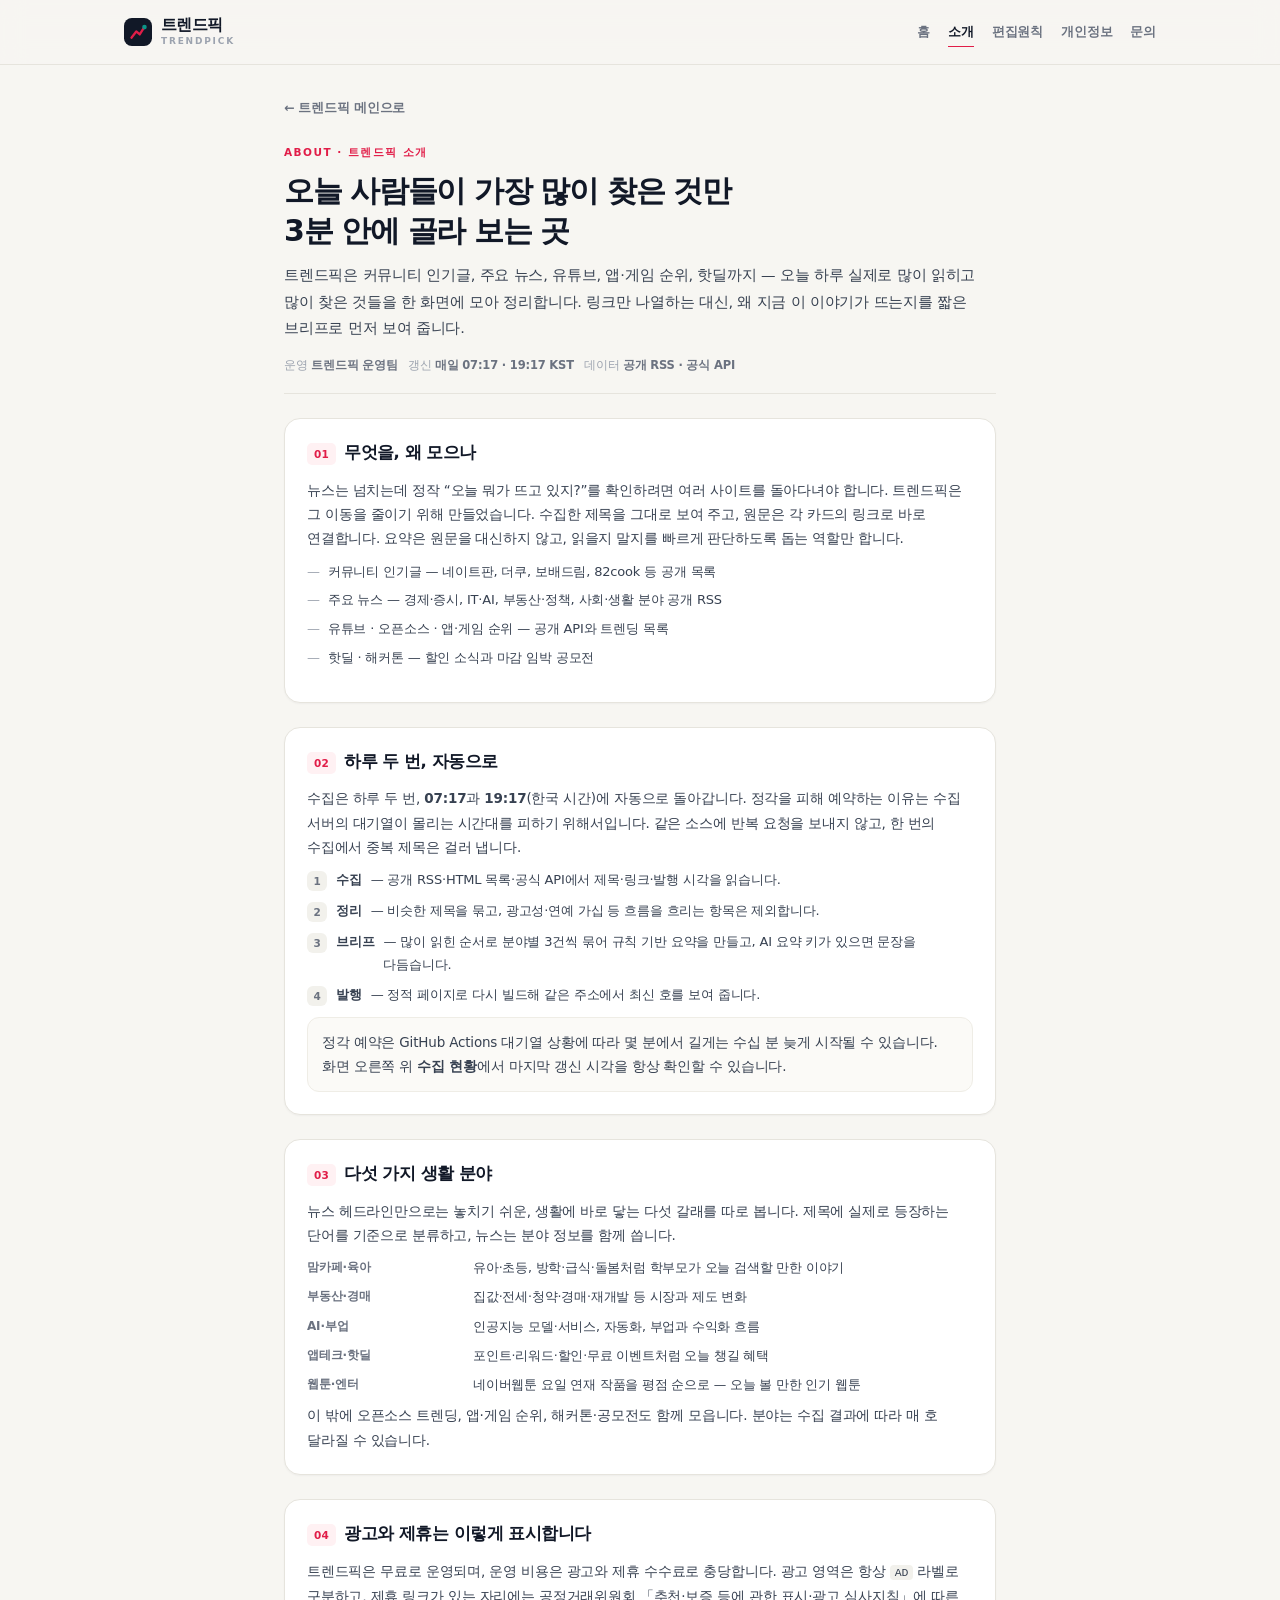
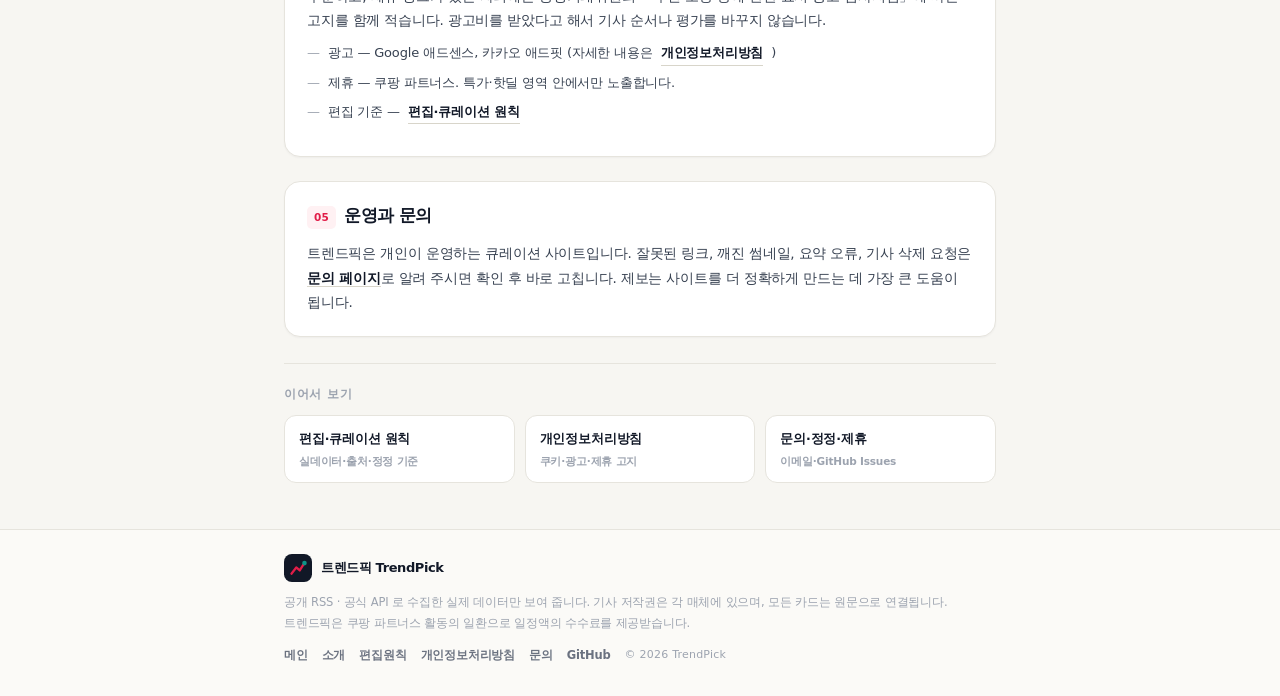
<file: about.html>
<!DOCTYPE html>
<html lang="ko">
<head>
<meta charset="utf-8">
<meta name="viewport" content="width=device-width, initial-scale=1, viewport-fit=cover">
<meta name="theme-color" content="#F7F6F2">
<title>소개 · 트렌드픽 TrendPick</title>
<meta name="description" content="트렌드픽이 무엇을 왜 모으는지, 하루 두 번(07:17 · 19:17 KST) 자동 수집 구조와 다섯 분야를 소개합니다.">
<meta name="robots" content="index,follow">
<link rel="canonical" href="https://econature7-lab.github.io/nori-traffic-scent/about.html">
<meta property="og:type" content="website">
<meta property="og:site_name" content="트렌드픽 TrendPick">
<meta property="og:title" content="소개 · 트렌드픽">
<meta property="og:description" content="트렌드픽이 무엇을 왜 모으는지, 하루 두 번(07:17 · 19:17 KST) 자동 수집 구조와 다섯 분야를 소개합니다.">
<meta property="og:url" content="https://econature7-lab.github.io/nori-traffic-scent/about.html">
<meta property="og:image" content="https://econature7-lab.github.io/nori-traffic-scent/og.png">
<meta property="og:locale" content="ko_KR">
<link rel="icon" href="data:image/svg+xml,%3Csvg xmlns='http://www.w3.org/2000/svg' viewBox='0 0 32 32'%3E%3Crect width='32' height='32' rx='8' fill='%23111827'/%3E%3Cpath d='M8.5 22.5 14 15.4l4 3.4 5.2-8.3' fill='none' stroke='%23E11D48' stroke-width='2.6' stroke-linecap='round' stroke-linejoin='round'/%3E%3Ccircle cx='23.4' cy='10.4' r='2.6' fill='%230D9488'/%3E%3C/svg%3E">
<link rel="sitemap" type="application/xml" title="sitemap" href="https://econature7-lab.github.io/nori-traffic-scent/sitemap.xml">
<style>
/* ==========================================================================
   트렌드픽 TrendPick · 정적 페이지 공용 스타일 (about / policy / privacy / contact)
   메인과 같은 웜 아이보리 캔버스 · 페이퍼 카드 · 코랄/틸 포인트
   외부 CDN · 웹폰트 0건 (시스템 폰트로만 렌더)
   ========================================================================== */
:root{
  --canvas:#F7F6F2; --surface:#FFFFFF; --surface-2:#FBFAF7; --surface-3:#F2F1EC;
  --line:#E6E4DD; --line-2:#EFEDE6;
  --ink:#111827; --ink-2:#374151; --ink-3:#6B7280; --ink-4:#9CA3AF;
  --coral:#E11D48; --coral-soft:#FFF1F3; --teal:#0D9488; --teal-soft:#ECFDF9;
  --night:#101418;
  --sans:-apple-system,BlinkMacSystemFont,'Pretendard Variable',Pretendard,'Apple SD Gothic Neo'
         ,'Noto Sans KR','Noto Sans CJK KR','Malgun Gothic',system-ui,sans-serif;
  --mono:ui-monospace,'SFMono-Regular',Menlo,Consolas,monospace;
}
*,*::before,*::after{box-sizing:border-box}
html{-webkit-text-size-adjust:100%;scroll-behavior:smooth}
body{
  margin:0;background:var(--canvas);color:var(--ink);
  font-family:var(--sans);font-size:15px;line-height:1.75;letter-spacing:-.012em;
  -webkit-font-smoothing:antialiased;word-break:keep-all;overflow-wrap:break-word;
}
a{color:inherit;text-decoration:none}
h1,h2,h3,p,ul,ol{margin:0}
ul,ol{padding:0;list-style:none}
:focus-visible{outline:2px solid var(--coral);outline-offset:2px;border-radius:6px}
.micro{font-size:11px;color:var(--ink-4);letter-spacing:.02em}

/* 상단 바 */
.pmast{position:sticky;top:0;z-index:20;background:rgba(247,246,242,.9);border-bottom:1px solid var(--line);
  backdrop-filter:saturate(150%) blur(12px);-webkit-backdrop-filter:saturate(150%) blur(12px)}
.pmast-in{max-width:1080px;margin:0 auto;padding:0 24px;height:64px;display:flex;align-items:center;gap:20px}
.pbrand{display:flex;align-items:center;gap:9px;flex:0 0 auto}
.pbrand svg{display:block}
.pbrand-txt{display:flex;flex-direction:column;line-height:1.05}
.pbrand-txt b{font-size:16px;font-weight:800;letter-spacing:-.045em}
.pbrand-txt i{font-style:normal;font-size:9px;font-weight:700;letter-spacing:.2em;color:var(--ink-4);margin-top:3px}
.pnav{display:flex;align-items:center;gap:18px;margin-left:auto;flex-wrap:wrap}
.pnav a{font-size:12.5px;font-weight:700;color:var(--ink-3);padding:4px 0;border-bottom:1.5px solid transparent;white-space:nowrap}
.pnav a:hover{color:var(--ink);border-bottom-color:var(--coral)}
.pnav a.on{color:var(--ink);border-bottom-color:var(--coral)}

/* 본문 */
.pwrap{max-width:760px;margin:0 auto;padding:26px 24px 8px}
.pback{display:inline-flex;align-items:center;gap:6px;font-size:12.5px;font-weight:700;color:var(--ink-3);
  padding:6px 0;margin-bottom:18px}
.pback:hover{color:var(--coral)}
.peye{font-size:10.5px;font-weight:800;letter-spacing:.14em;color:var(--coral);text-transform:uppercase;margin-bottom:10px}
.pwrap h1{font-size:30px;font-weight:800;line-height:1.32;letter-spacing:-.045em;margin-bottom:12px}
.plead{font-size:14.5px;color:var(--ink-2);line-height:1.8;margin-bottom:8px}
.pmeta{display:flex;gap:10px;flex-wrap:wrap;align-items:center;font-size:11.5px;color:var(--ink-4);
  margin:14px 0 24px;padding-bottom:18px;border-bottom:1px solid var(--line)}
.pmeta b{color:var(--ink-3);font-weight:800}
.doc{display:flex;flex-direction:column;gap:24px}
.doc-sec{
  background:var(--surface);border:1px solid var(--line);border-radius:16px;
  padding:20px 22px 22px;box-shadow:0 1px 2px rgba(17,24,39,.04);
}
.doc-sec h2{font-size:16.5px;font-weight:800;letter-spacing:-.03em;margin-bottom:10px;display:flex;align-items:baseline;gap:8px}
.doc-sec h2 span{font-size:10.5px;font-weight:800;color:var(--coral);background:var(--coral-soft);
  border-radius:5px;padding:2px 7px;letter-spacing:.02em}
.doc-sec h3{font-size:13.5px;font-weight:800;letter-spacing:-.02em;margin:16px 0 6px;color:var(--ink)}
.doc-sec h3:first-child{margin-top:0}
.doc-sec p{font-size:13.5px;color:var(--ink-2);line-height:1.8;margin-bottom:10px}
.doc-sec p:last-child{margin-bottom:0}
.doc-sec ul.bul{display:flex;flex-direction:column;gap:6px;margin:6px 0 10px}
.doc-sec ul.bul li{font-size:13px;color:var(--ink-2);line-height:1.75;display:flex;gap:8px}
.doc-sec ul.bul li::before{content:'—';color:var(--ink-4);flex:0 0 auto}
.doc-sec ol.num{display:flex;flex-direction:column;gap:8px;margin:6px 0 10px;counter-reset:n}
.doc-sec ol.num li{font-size:13px;color:var(--ink-2);line-height:1.75;display:flex;gap:9px;counter-increment:n}
.doc-sec ol.num li::before{content:counter(n);flex:0 0 20px;height:20px;border-radius:6px;
  background:var(--surface-3);color:var(--ink-3);font-size:10.5px;font-weight:800;
  display:grid;place-items:center;margin-top:2px}
.doc-sec a{color:var(--ink);font-weight:700;border-bottom:1px solid #D8D5CA}
.doc-sec a:hover{color:var(--coral);border-bottom-color:var(--coral-soft)}
.doc-sec code{font-family:var(--mono);font-size:11.5px;background:var(--surface-3);padding:1px 5px;border-radius:4px}
.note{
  background:var(--surface-2);border:1px solid var(--line-2);border-radius:12px;
  padding:12px 14px;font-size:12.5px;color:var(--ink-3);line-height:1.75;margin:4px 0 0;
}
.note b{color:var(--ink-2)}
.summary{background:var(--teal-soft);border:1px solid #CBEFE8;border-radius:14px;padding:16px 18px;margin-bottom:4px}
.summary b{display:block;font-size:12.5px;font-weight:800;color:#0B7A70;margin-bottom:8px;letter-spacing:-.01em}
.summary ul{display:flex;flex-direction:column;gap:5px}
.summary li{font-size:12.8px;color:#115E56;line-height:1.7;display:flex;gap:8px}
.summary li::before{content:'✓';font-weight:800;color:var(--teal);flex:0 0 auto}
.deflist{display:grid;grid-template-columns:112px minmax(0,1fr);gap:8px 14px;margin:8px 0}
.deflist dt{font-size:12px;font-weight:800;color:var(--ink-3)}
.deflist dd{font-size:12.5px;color:var(--ink-2);line-height:1.7}
.pnext{margin:26px 0 0;padding-top:20px;border-top:1px solid var(--line)}
.pnext h2{font-size:12px;font-weight:800;letter-spacing:.06em;color:var(--ink-4);text-transform:uppercase;margin-bottom:10px}
.pnext-links{display:grid;grid-template-columns:repeat(3,minmax(0,1fr));gap:10px}
.pnext-links a{
  display:flex;flex-direction:column;gap:2px;background:var(--surface);border:1px solid var(--line);
  border-radius:12px;padding:12px 14px;font-size:12.5px;font-weight:800;transition:border-color .14s,transform .14s;
}
.pnext-links a:hover{border-color:#D8D5CA;transform:translateY(-1px)}
.pnext-links a span{font-size:10.5px;font-weight:600;color:var(--ink-4)}

/* 하단 */
.pfoot{margin-top:38px;border-top:1px solid var(--line);background:var(--surface-2)}
.pfoot-in{max-width:760px;margin:0 auto;padding:24px 24px 30px}
.pfoot-brand{display:flex;align-items:center;gap:9px;margin-bottom:10px}
.pfoot-brand b{font-size:13px;font-weight:800;letter-spacing:-.03em}
.pfoot p{font-size:11.5px;color:var(--ink-4);line-height:1.75;margin-bottom:12px}
.pfoot-links{display:flex;gap:14px;flex-wrap:wrap;font-size:11.5px;color:var(--ink-3)}
.pfoot-links a{font-weight:700;border-bottom:1px solid transparent;padding-bottom:1px}
.pfoot-links a:hover{color:var(--ink);border-bottom-color:var(--coral)}

@media (max-width:720px){
  .pmast-in{padding:0 16px;height:58px;gap:10px}
  .pbrand-txt i{display:none}
  .pnav{gap:12px}
  .pnav a{font-size:11.5px}
  .pwrap{padding:20px 16px 6px}
  .pwrap h1{font-size:23px;line-height:1.36}
  .plead{font-size:13.5px}
  .doc-sec{padding:16px 15px 18px;border-radius:14px}
  .doc-sec h2{font-size:15px}
  .doc-sec p,.doc-sec ul.bul li,.doc-sec ol.num li{font-size:12.8px}
  .deflist{grid-template-columns:96px minmax(0,1fr);gap:7px 10px}
  .pnext-links{grid-template-columns:minmax(0,1fr)}
  .pfoot-in{padding:22px 16px 26px}
}
@media (max-width:420px){
  .pnav{gap:9px}
  .pnav a{font-size:11px}
  .pbrand-txt b{font-size:15px}
}
@media (prefers-reduced-motion:reduce){
  html{scroll-behavior:auto}
  *{animation-duration:.01ms !important;transition-duration:.01ms !important}
}

</style>
</head>
<body>
<header class="pmast">
  <div class="pmast-in">
    <a class="pbrand" href="index.html" aria-label="트렌드픽 홈">
      <svg viewBox="0 0 32 32" width="28" height="28" aria-hidden="true"><rect width="32" height="32" rx="9" fill="#111827"/><path d="M8.5 22.5 14 15.4l4 3.4 5.2-8.3" fill="none" stroke="#E11D48" stroke-width="2.6" stroke-linecap="round" stroke-linejoin="round"/><circle cx="23.4" cy="10.4" r="2.6" fill="#0D9488"/></svg>
      <span class="pbrand-txt"><b>트렌드픽</b><i>TRENDPICK</i></span>
    </a>
    <nav class="pnav" aria-label="페이지"><a href="index.html">홈</a><a href="about.html" class="on" aria-current="page">소개</a><a href="policy.html">편집원칙</a><a href="privacy.html">개인정보</a><a href="contact.html">문의</a></nav>
  </div>
</header>
<main class="pwrap">
  <a class="pback" href="index.html">← 트렌드픽 메인으로</a>
  <p class="peye">ABOUT · 트렌드픽 소개</p>
  <h1>오늘 사람들이 가장 많이 찾은 것만<br>3분 안에 골라 보는 곳</h1>
  <p class="plead">트렌드픽은 커뮤니티 인기글, 주요 뉴스, 유튜브, 앱·게임 순위, 핫딜까지 — 오늘 하루 실제로 많이 읽히고 많이 찾은 것들을 한 화면에 모아 정리합니다. 링크만 나열하는 대신, 왜 지금 이 이야기가 뜨는지를 짧은 브리프로 먼저 보여 줍니다.</p>
  <p class="pmeta"><span>운영 <b>트렌드픽 운영팀</b></span><span>갱신 <b>매일 07:17 · 19:17 KST</b></span><span>데이터 <b>공개 RSS · 공식 API</b></span></p>

  <div class="doc">
    <section class="doc-sec">
      <h2><span>01</span>무엇을, 왜 모으나</h2>
      <p>뉴스는 넘치는데 정작 “오늘 뭐가 뜨고 있지?”를 확인하려면 여러 사이트를 돌아다녀야 합니다. 트렌드픽은 그 이동을 줄이기 위해 만들었습니다. 수집한 제목을 그대로 보여 주고, 원문은 각 카드의 링크로 바로 연결합니다. 요약은 원문을 대신하지 않고, 읽을지 말지를 빠르게 판단하도록 돕는 역할만 합니다.</p>
      <ul class="bul">
        <li>커뮤니티 인기글 — 네이트판, 더쿠, 보배드림, 82cook 등 공개 목록</li>
        <li>주요 뉴스 — 경제·증시, IT·AI, 부동산·정책, 사회·생활 분야 공개 RSS</li>
        <li>유튜브 · 오픈소스 · 앱·게임 순위 — 공개 API와 트렌딩 목록</li>
        <li>핫딜 · 해커톤 — 할인 소식과 마감 임박 공모전</li>
      </ul>
    </section>

    <section class="doc-sec">
      <h2><span>02</span>하루 두 번, 자동으로</h2>
      <p>수집은 하루 두 번, <b>07:17</b>과 <b>19:17</b>(한국 시간)에 자동으로 돌아갑니다. 정각을 피해 예약하는 이유는 수집 서버의 대기열이 몰리는 시간대를 피하기 위해서입니다. 같은 소스에 반복 요청을 보내지 않고, 한 번의 수집에서 중복 제목은 걸러 냅니다.</p>
      <ol class="num">
        <li><b>수집</b> — 공개 RSS·HTML 목록·공식 API에서 제목·링크·발행 시각을 읽습니다.</li>
        <li><b>정리</b> — 비슷한 제목을 묶고, 광고성·연예 가십 등 흐름을 흐리는 항목은 제외합니다.</li>
        <li><b>브리프</b> — 많이 읽힌 순서로 분야별 3건씩 묶어 규칙 기반 요약을 만들고, AI 요약 키가 있으면 문장을 다듬습니다.</li>
        <li><b>발행</b> — 정적 페이지로 다시 빌드해 같은 주소에서 최신 호를 보여 줍니다.</li>
      </ol>
      <p class="note">정각 예약은 GitHub Actions 대기열 상황에 따라 몇 분에서 길게는 수십 분 늦게 시작될 수 있습니다. 화면 오른쪽 위 <b>수집 현황</b>에서 마지막 갱신 시각을 항상 확인할 수 있습니다.</p>
    </section>

    <section class="doc-sec">
      <h2><span>03</span>다섯 가지 생활 분야</h2>
      <p>뉴스 헤드라인만으로는 놓치기 쉬운, 생활에 바로 닿는 다섯 갈래를 따로 봅니다. 제목에 실제로 등장하는 단어를 기준으로 분류하고, 뉴스는 분야 정보를 함께 씁니다.</p>
      <dl class="deflist">
        <dt>맘카페·육아</dt><dd>유아·초등, 방학·급식·돌봄처럼 학부모가 오늘 검색할 만한 이야기</dd>
        <dt>부동산·경매</dt><dd>집값·전세·청약·경매·재개발 등 시장과 제도 변화</dd>
        <dt>AI·부업</dt><dd>인공지능 모델·서비스, 자동화, 부업과 수익화 흐름</dd>
        <dt>앱테크·핫딜</dt><dd>포인트·리워드·할인·무료 이벤트처럼 오늘 챙길 혜택</dd>
        <dt>웹툰·엔터</dt><dd>네이버웹툰 요일 연재 작품을 평점 순으로 — 오늘 볼 만한 인기 웹툰</dd>
      </dl>
      <p>이 밖에 오픈소스 트렌딩, 앱·게임 순위, 해커톤·공모전도 함께 모읍니다. 분야는 수집 결과에 따라 매 호 달라질 수 있습니다.</p>
    </section>

    <section class="doc-sec">
      <h2><span>04</span>광고와 제휴는 이렇게 표시합니다</h2>
      <p>트렌드픽은 무료로 운영되며, 운영 비용은 광고와 제휴 수수료로 충당합니다. 광고 영역은 항상 <code>AD</code> 라벨로 구분하고, 제휴 링크가 있는 자리에는 공정거래위원회 「추천·보증 등에 관한 표시·광고 심사지침」에 따른 고지를 함께 적습니다. 광고비를 받았다고 해서 기사 순서나 평가를 바꾸지 않습니다.</p>
      <ul class="bul">
        <li>광고 — Google 애드센스, 카카오 애드핏 (자세한 내용은 <a href="privacy.html">개인정보처리방침</a>)</li>
        <li>제휴 — 쿠팡 파트너스. 특가·핫딜 영역 안에서만 노출합니다.</li>
        <li>편집 기준 — <a href="policy.html">편집·큐레이션 원칙</a></li>
      </ul>
    </section>

    <section class="doc-sec">
      <h2><span>05</span>운영과 문의</h2>
      <p>트렌드픽은 개인이 운영하는 큐레이션 사이트입니다. 잘못된 링크, 깨진 썸네일, 요약 오류, 기사 삭제 요청은 <a href="contact.html">문의 페이지</a>로 알려 주시면 확인 후 바로 고칩니다. 제보는 사이트를 더 정확하게 만드는 데 가장 큰 도움이 됩니다.</p>
    </section>
  </div>

  <div class="pnext">
    <h2>이어서 보기</h2>
    <div class="pnext-links">
      <a href="policy.html">편집·큐레이션 원칙 <span>실데이터·출처·정정 기준</span></a>
      <a href="privacy.html">개인정보처리방침 <span>쿠키·광고·제휴 고지</span></a>
      <a href="contact.html">문의·정정·제휴 <span>이메일·GitHub Issues</span></a>
    </div>
  </div>
</main>
<footer class="pfoot">
  <div class="pfoot-in">
    <div class="pfoot-brand"><svg viewBox="0 0 32 32" width="28" height="28" aria-hidden="true"><rect width="32" height="32" rx="9" fill="#111827"/><path d="M8.5 22.5 14 15.4l4 3.4 5.2-8.3" fill="none" stroke="#E11D48" stroke-width="2.6" stroke-linecap="round" stroke-linejoin="round"/><circle cx="23.4" cy="10.4" r="2.6" fill="#0D9488"/></svg><b>트렌드픽 TrendPick</b></div>
    <p>공개 RSS · 공식 API 로 수집한 실제 데이터만 보여 줍니다. 기사 저작권은 각 매체에 있으며, 모든 카드는 원문으로 연결됩니다.<br>
    트렌드픽은 쿠팡 파트너스 활동의 일환으로 일정액의 수수료를 제공받습니다.</p>
    <div class="pfoot-links">
      <a href="index.html">메인</a>
      <a href="about.html">소개</a>
      <a href="policy.html">편집원칙</a>
      <a href="privacy.html">개인정보처리방침</a>
      <a href="contact.html">문의</a>
      <a href="https://github.com/econature7-lab/nori-traffic-scent" target="_blank" rel="noopener">GitHub</a>
      <span class="micro">© 2026 TrendPick</span>
    </div>
  </div>
</footer>
</body>
</html>
</file>
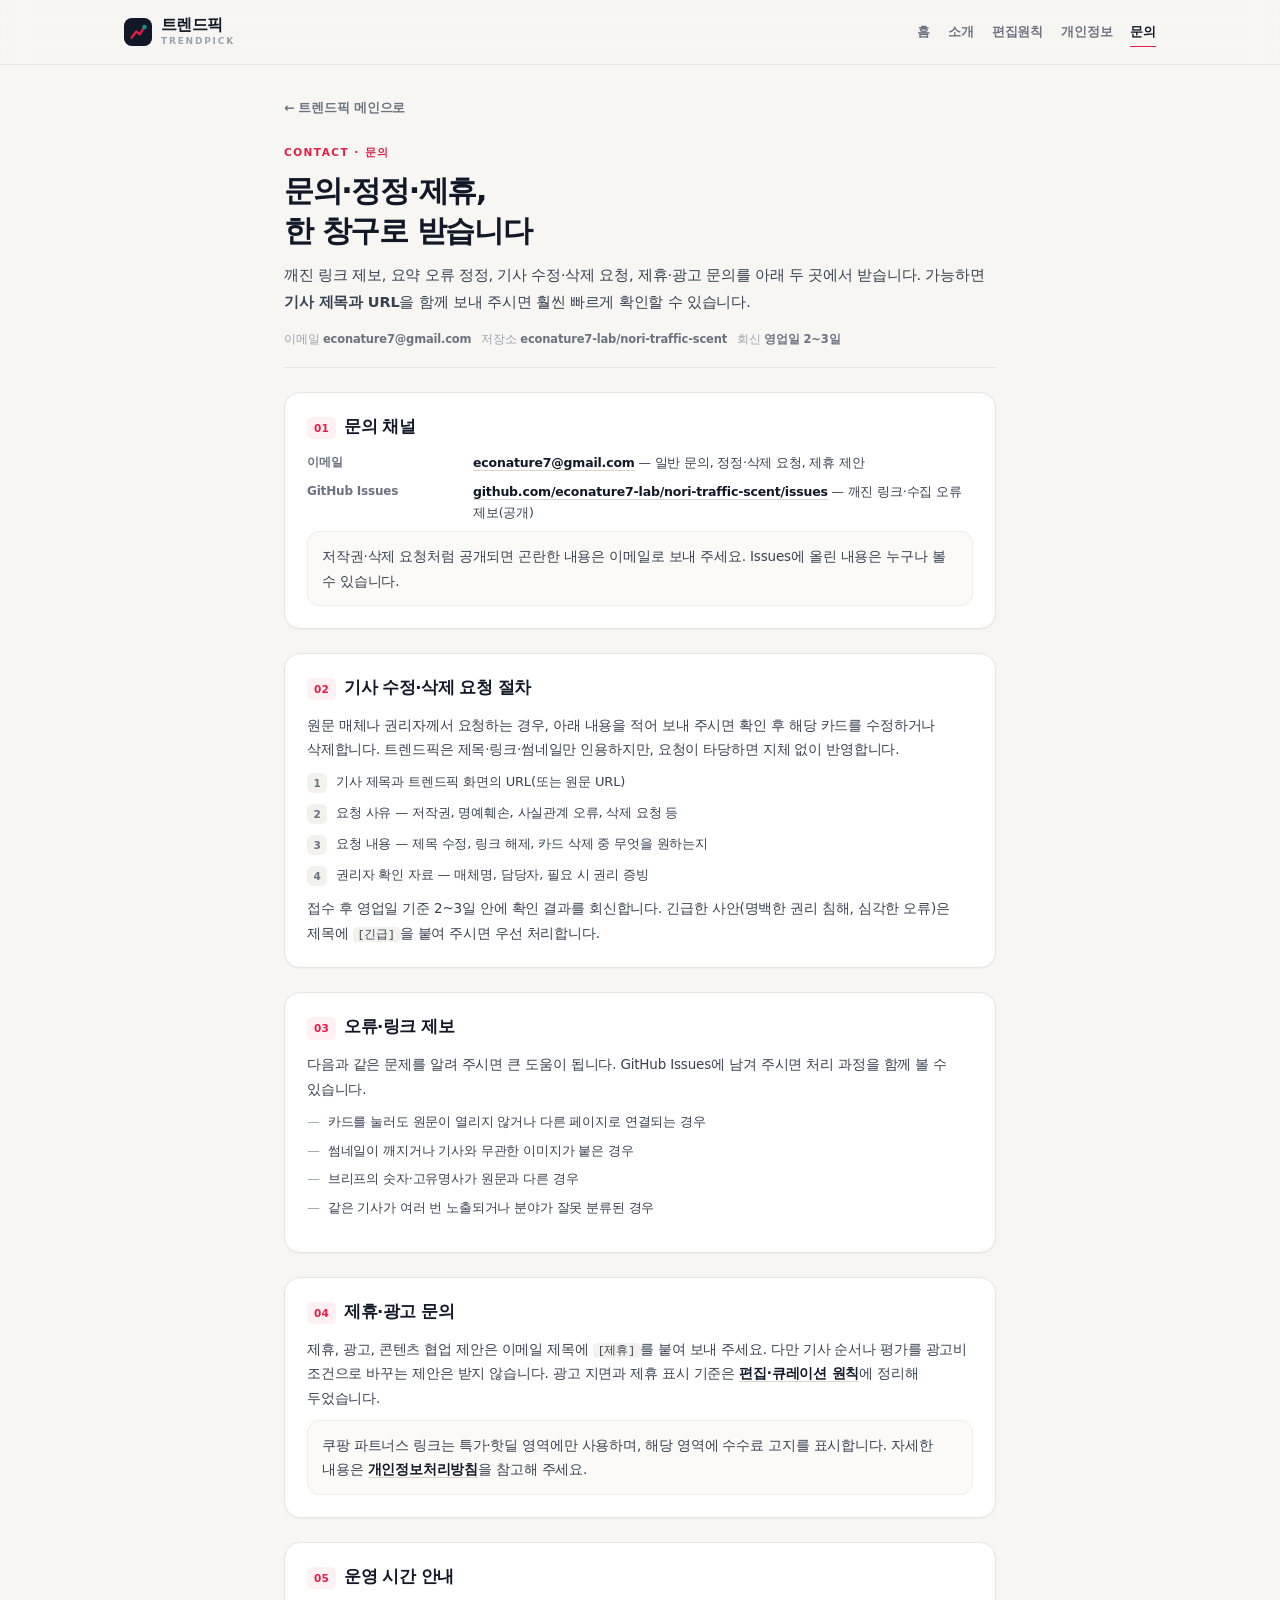
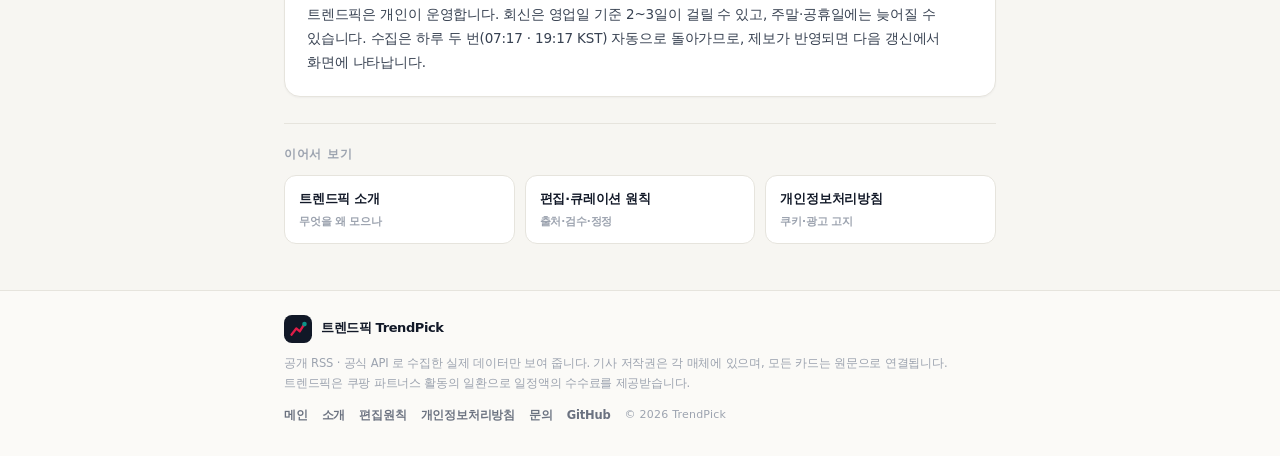
<file: contact.html>
<!DOCTYPE html>
<html lang="ko">
<head>
<meta charset="utf-8">
<meta name="viewport" content="width=device-width, initial-scale=1, viewport-fit=cover">
<meta name="theme-color" content="#F7F6F2">
<title>문의 · 트렌드픽 TrendPick</title>
<meta name="description" content="트렌드픽 운영팀 문의 창구, 기사 수정·삭제 요청 절차, 제휴·광고 문의를 안내합니다.">
<meta name="robots" content="index,follow">
<link rel="canonical" href="https://econature7-lab.github.io/nori-traffic-scent/contact.html">
<meta property="og:type" content="website">
<meta property="og:site_name" content="트렌드픽 TrendPick">
<meta property="og:title" content="문의 · 트렌드픽">
<meta property="og:description" content="트렌드픽 운영팀 문의 창구, 기사 수정·삭제 요청 절차, 제휴·광고 문의를 안내합니다.">
<meta property="og:url" content="https://econature7-lab.github.io/nori-traffic-scent/contact.html">
<meta property="og:image" content="https://econature7-lab.github.io/nori-traffic-scent/og.png">
<meta property="og:locale" content="ko_KR">
<link rel="icon" href="data:image/svg+xml,%3Csvg xmlns='http://www.w3.org/2000/svg' viewBox='0 0 32 32'%3E%3Crect width='32' height='32' rx='8' fill='%23111827'/%3E%3Cpath d='M8.5 22.5 14 15.4l4 3.4 5.2-8.3' fill='none' stroke='%23E11D48' stroke-width='2.6' stroke-linecap='round' stroke-linejoin='round'/%3E%3Ccircle cx='23.4' cy='10.4' r='2.6' fill='%230D9488'/%3E%3C/svg%3E">
<link rel="sitemap" type="application/xml" title="sitemap" href="https://econature7-lab.github.io/nori-traffic-scent/sitemap.xml">
<style>
/* ==========================================================================
   트렌드픽 TrendPick · 정적 페이지 공용 스타일 (about / policy / privacy / contact)
   메인과 같은 웜 아이보리 캔버스 · 페이퍼 카드 · 코랄/틸 포인트
   외부 CDN · 웹폰트 0건 (시스템 폰트로만 렌더)
   ========================================================================== */
:root{
  --canvas:#F7F6F2; --surface:#FFFFFF; --surface-2:#FBFAF7; --surface-3:#F2F1EC;
  --line:#E6E4DD; --line-2:#EFEDE6;
  --ink:#111827; --ink-2:#374151; --ink-3:#6B7280; --ink-4:#9CA3AF;
  --coral:#E11D48; --coral-soft:#FFF1F3; --teal:#0D9488; --teal-soft:#ECFDF9;
  --night:#101418;
  --sans:-apple-system,BlinkMacSystemFont,'Pretendard Variable',Pretendard,'Apple SD Gothic Neo'
         ,'Noto Sans KR','Noto Sans CJK KR','Malgun Gothic',system-ui,sans-serif;
  --mono:ui-monospace,'SFMono-Regular',Menlo,Consolas,monospace;
}
*,*::before,*::after{box-sizing:border-box}
html{-webkit-text-size-adjust:100%;scroll-behavior:smooth}
body{
  margin:0;background:var(--canvas);color:var(--ink);
  font-family:var(--sans);font-size:15px;line-height:1.75;letter-spacing:-.012em;
  -webkit-font-smoothing:antialiased;word-break:keep-all;overflow-wrap:break-word;
}
a{color:inherit;text-decoration:none}
h1,h2,h3,p,ul,ol{margin:0}
ul,ol{padding:0;list-style:none}
:focus-visible{outline:2px solid var(--coral);outline-offset:2px;border-radius:6px}
.micro{font-size:11px;color:var(--ink-4);letter-spacing:.02em}

/* 상단 바 */
.pmast{position:sticky;top:0;z-index:20;background:rgba(247,246,242,.9);border-bottom:1px solid var(--line);
  backdrop-filter:saturate(150%) blur(12px);-webkit-backdrop-filter:saturate(150%) blur(12px)}
.pmast-in{max-width:1080px;margin:0 auto;padding:0 24px;height:64px;display:flex;align-items:center;gap:20px}
.pbrand{display:flex;align-items:center;gap:9px;flex:0 0 auto}
.pbrand svg{display:block}
.pbrand-txt{display:flex;flex-direction:column;line-height:1.05}
.pbrand-txt b{font-size:16px;font-weight:800;letter-spacing:-.045em}
.pbrand-txt i{font-style:normal;font-size:9px;font-weight:700;letter-spacing:.2em;color:var(--ink-4);margin-top:3px}
.pnav{display:flex;align-items:center;gap:18px;margin-left:auto;flex-wrap:wrap}
.pnav a{font-size:12.5px;font-weight:700;color:var(--ink-3);padding:4px 0;border-bottom:1.5px solid transparent;white-space:nowrap}
.pnav a:hover{color:var(--ink);border-bottom-color:var(--coral)}
.pnav a.on{color:var(--ink);border-bottom-color:var(--coral)}

/* 본문 */
.pwrap{max-width:760px;margin:0 auto;padding:26px 24px 8px}
.pback{display:inline-flex;align-items:center;gap:6px;font-size:12.5px;font-weight:700;color:var(--ink-3);
  padding:6px 0;margin-bottom:18px}
.pback:hover{color:var(--coral)}
.peye{font-size:10.5px;font-weight:800;letter-spacing:.14em;color:var(--coral);text-transform:uppercase;margin-bottom:10px}
.pwrap h1{font-size:30px;font-weight:800;line-height:1.32;letter-spacing:-.045em;margin-bottom:12px}
.plead{font-size:14.5px;color:var(--ink-2);line-height:1.8;margin-bottom:8px}
.pmeta{display:flex;gap:10px;flex-wrap:wrap;align-items:center;font-size:11.5px;color:var(--ink-4);
  margin:14px 0 24px;padding-bottom:18px;border-bottom:1px solid var(--line)}
.pmeta b{color:var(--ink-3);font-weight:800}
.doc{display:flex;flex-direction:column;gap:24px}
.doc-sec{
  background:var(--surface);border:1px solid var(--line);border-radius:16px;
  padding:20px 22px 22px;box-shadow:0 1px 2px rgba(17,24,39,.04);
}
.doc-sec h2{font-size:16.5px;font-weight:800;letter-spacing:-.03em;margin-bottom:10px;display:flex;align-items:baseline;gap:8px}
.doc-sec h2 span{font-size:10.5px;font-weight:800;color:var(--coral);background:var(--coral-soft);
  border-radius:5px;padding:2px 7px;letter-spacing:.02em}
.doc-sec h3{font-size:13.5px;font-weight:800;letter-spacing:-.02em;margin:16px 0 6px;color:var(--ink)}
.doc-sec h3:first-child{margin-top:0}
.doc-sec p{font-size:13.5px;color:var(--ink-2);line-height:1.8;margin-bottom:10px}
.doc-sec p:last-child{margin-bottom:0}
.doc-sec ul.bul{display:flex;flex-direction:column;gap:6px;margin:6px 0 10px}
.doc-sec ul.bul li{font-size:13px;color:var(--ink-2);line-height:1.75;display:flex;gap:8px}
.doc-sec ul.bul li::before{content:'—';color:var(--ink-4);flex:0 0 auto}
.doc-sec ol.num{display:flex;flex-direction:column;gap:8px;margin:6px 0 10px;counter-reset:n}
.doc-sec ol.num li{font-size:13px;color:var(--ink-2);line-height:1.75;display:flex;gap:9px;counter-increment:n}
.doc-sec ol.num li::before{content:counter(n);flex:0 0 20px;height:20px;border-radius:6px;
  background:var(--surface-3);color:var(--ink-3);font-size:10.5px;font-weight:800;
  display:grid;place-items:center;margin-top:2px}
.doc-sec a{color:var(--ink);font-weight:700;border-bottom:1px solid #D8D5CA}
.doc-sec a:hover{color:var(--coral);border-bottom-color:var(--coral-soft)}
.doc-sec code{font-family:var(--mono);font-size:11.5px;background:var(--surface-3);padding:1px 5px;border-radius:4px}
.note{
  background:var(--surface-2);border:1px solid var(--line-2);border-radius:12px;
  padding:12px 14px;font-size:12.5px;color:var(--ink-3);line-height:1.75;margin:4px 0 0;
}
.note b{color:var(--ink-2)}
.summary{background:var(--teal-soft);border:1px solid #CBEFE8;border-radius:14px;padding:16px 18px;margin-bottom:4px}
.summary b{display:block;font-size:12.5px;font-weight:800;color:#0B7A70;margin-bottom:8px;letter-spacing:-.01em}
.summary ul{display:flex;flex-direction:column;gap:5px}
.summary li{font-size:12.8px;color:#115E56;line-height:1.7;display:flex;gap:8px}
.summary li::before{content:'✓';font-weight:800;color:var(--teal);flex:0 0 auto}
.deflist{display:grid;grid-template-columns:112px minmax(0,1fr);gap:8px 14px;margin:8px 0}
.deflist dt{font-size:12px;font-weight:800;color:var(--ink-3)}
.deflist dd{font-size:12.5px;color:var(--ink-2);line-height:1.7}
.pnext{margin:26px 0 0;padding-top:20px;border-top:1px solid var(--line)}
.pnext h2{font-size:12px;font-weight:800;letter-spacing:.06em;color:var(--ink-4);text-transform:uppercase;margin-bottom:10px}
.pnext-links{display:grid;grid-template-columns:repeat(3,minmax(0,1fr));gap:10px}
.pnext-links a{
  display:flex;flex-direction:column;gap:2px;background:var(--surface);border:1px solid var(--line);
  border-radius:12px;padding:12px 14px;font-size:12.5px;font-weight:800;transition:border-color .14s,transform .14s;
}
.pnext-links a:hover{border-color:#D8D5CA;transform:translateY(-1px)}
.pnext-links a span{font-size:10.5px;font-weight:600;color:var(--ink-4)}

/* 하단 */
.pfoot{margin-top:38px;border-top:1px solid var(--line);background:var(--surface-2)}
.pfoot-in{max-width:760px;margin:0 auto;padding:24px 24px 30px}
.pfoot-brand{display:flex;align-items:center;gap:9px;margin-bottom:10px}
.pfoot-brand b{font-size:13px;font-weight:800;letter-spacing:-.03em}
.pfoot p{font-size:11.5px;color:var(--ink-4);line-height:1.75;margin-bottom:12px}
.pfoot-links{display:flex;gap:14px;flex-wrap:wrap;font-size:11.5px;color:var(--ink-3)}
.pfoot-links a{font-weight:700;border-bottom:1px solid transparent;padding-bottom:1px}
.pfoot-links a:hover{color:var(--ink);border-bottom-color:var(--coral)}

@media (max-width:720px){
  .pmast-in{padding:0 16px;height:58px;gap:10px}
  .pbrand-txt i{display:none}
  .pnav{gap:12px}
  .pnav a{font-size:11.5px}
  .pwrap{padding:20px 16px 6px}
  .pwrap h1{font-size:23px;line-height:1.36}
  .plead{font-size:13.5px}
  .doc-sec{padding:16px 15px 18px;border-radius:14px}
  .doc-sec h2{font-size:15px}
  .doc-sec p,.doc-sec ul.bul li,.doc-sec ol.num li{font-size:12.8px}
  .deflist{grid-template-columns:96px minmax(0,1fr);gap:7px 10px}
  .pnext-links{grid-template-columns:minmax(0,1fr)}
  .pfoot-in{padding:22px 16px 26px}
}
@media (max-width:420px){
  .pnav{gap:9px}
  .pnav a{font-size:11px}
  .pbrand-txt b{font-size:15px}
}
@media (prefers-reduced-motion:reduce){
  html{scroll-behavior:auto}
  *{animation-duration:.01ms !important;transition-duration:.01ms !important}
}

</style>
</head>
<body>
<header class="pmast">
  <div class="pmast-in">
    <a class="pbrand" href="index.html" aria-label="트렌드픽 홈">
      <svg viewBox="0 0 32 32" width="28" height="28" aria-hidden="true"><rect width="32" height="32" rx="9" fill="#111827"/><path d="M8.5 22.5 14 15.4l4 3.4 5.2-8.3" fill="none" stroke="#E11D48" stroke-width="2.6" stroke-linecap="round" stroke-linejoin="round"/><circle cx="23.4" cy="10.4" r="2.6" fill="#0D9488"/></svg>
      <span class="pbrand-txt"><b>트렌드픽</b><i>TRENDPICK</i></span>
    </a>
    <nav class="pnav" aria-label="페이지"><a href="index.html">홈</a><a href="about.html">소개</a><a href="policy.html">편집원칙</a><a href="privacy.html">개인정보</a><a href="contact.html" class="on" aria-current="page">문의</a></nav>
  </div>
</header>
<main class="pwrap">
  <a class="pback" href="index.html">← 트렌드픽 메인으로</a>
  <p class="peye">CONTACT · 문의</p>
  <h1>문의·정정·제휴,<br>한 창구로 받습니다</h1>
  <p class="plead">깨진 링크 제보, 요약 오류 정정, 기사 수정·삭제 요청, 제휴·광고 문의를 아래 두 곳에서 받습니다. 가능하면 <b>기사 제목과 URL</b>을 함께 보내 주시면 훨씬 빠르게 확인할 수 있습니다.</p>
  <p class="pmeta"><span>이메일 <b>econature7@gmail.com</b></span><span>저장소 <b>econature7-lab/nori-traffic-scent</b></span><span>회신 <b>영업일 2~3일</b></span></p>

  <div class="doc">
    <section class="doc-sec">
      <h2><span>01</span>문의 채널</h2>
      <dl class="deflist">
        <dt>이메일</dt><dd><a href="mailto:econature7@gmail.com">econature7@gmail.com</a> — 일반 문의, 정정·삭제 요청, 제휴 제안</dd>
        <dt>GitHub Issues</dt><dd><a href="https://github.com/econature7-lab/nori-traffic-scent/issues" target="_blank" rel="noopener">github.com/econature7-lab/nori-traffic-scent/issues</a> — 깨진 링크·수집 오류 제보(공개)</dd>
      </dl>
      <p class="note">저작권·삭제 요청처럼 공개되면 곤란한 내용은 이메일로 보내 주세요. Issues에 올린 내용은 누구나 볼 수 있습니다.</p>
    </section>

    <section class="doc-sec">
      <h2><span>02</span>기사 수정·삭제 요청 절차</h2>
      <p>원문 매체나 권리자께서 요청하는 경우, 아래 내용을 적어 보내 주시면 확인 후 해당 카드를 수정하거나 삭제합니다. 트렌드픽은 제목·링크·썸네일만 인용하지만, 요청이 타당하면 지체 없이 반영합니다.</p>
      <ol class="num">
        <li>기사 제목과 트렌드픽 화면의 URL(또는 원문 URL)</li>
        <li>요청 사유 — 저작권, 명예훼손, 사실관계 오류, 삭제 요청 등</li>
        <li>요청 내용 — 제목 수정, 링크 해제, 카드 삭제 중 무엇을 원하는지</li>
        <li>권리자 확인 자료 — 매체명, 담당자, 필요 시 권리 증빙</li>
      </ol>
      <p>접수 후 영업일 기준 2~3일 안에 확인 결과를 회신합니다. 긴급한 사안(명백한 권리 침해, 심각한 오류)은 제목에 <code>[긴급]</code>을 붙여 주시면 우선 처리합니다.</p>
    </section>

    <section class="doc-sec">
      <h2><span>03</span>오류·링크 제보</h2>
      <p>다음과 같은 문제를 알려 주시면 큰 도움이 됩니다. GitHub Issues에 남겨 주시면 처리 과정을 함께 볼 수 있습니다.</p>
      <ul class="bul">
        <li>카드를 눌러도 원문이 열리지 않거나 다른 페이지로 연결되는 경우</li>
        <li>썸네일이 깨지거나 기사와 무관한 이미지가 붙은 경우</li>
        <li>브리프의 숫자·고유명사가 원문과 다른 경우</li>
        <li>같은 기사가 여러 번 노출되거나 분야가 잘못 분류된 경우</li>
      </ul>
    </section>

    <section class="doc-sec">
      <h2><span>04</span>제휴·광고 문의</h2>
      <p>제휴, 광고, 콘텐츠 협업 제안은 이메일 제목에 <code>[제휴]</code>를 붙여 보내 주세요. 다만 기사 순서나 평가를 광고비 조건으로 바꾸는 제안은 받지 않습니다. 광고 지면과 제휴 표시 기준은 <a href="policy.html">편집·큐레이션 원칙</a>에 정리해 두었습니다.</p>
      <p class="note">쿠팡 파트너스 링크는 특가·핫딜 영역에만 사용하며, 해당 영역에 수수료 고지를 표시합니다. 자세한 내용은 <a href="privacy.html">개인정보처리방침</a>을 참고해 주세요.</p>
    </section>

    <section class="doc-sec">
      <h2><span>05</span>운영 시간 안내</h2>
      <p>트렌드픽은 개인이 운영합니다. 회신은 영업일 기준 2~3일이 걸릴 수 있고, 주말·공휴일에는 늦어질 수 있습니다. 수집은 하루 두 번(07:17 · 19:17 KST) 자동으로 돌아가므로, 제보가 반영되면 다음 갱신에서 화면에 나타납니다.</p>
    </section>
  </div>

  <div class="pnext">
    <h2>이어서 보기</h2>
    <div class="pnext-links">
      <a href="about.html">트렌드픽 소개 <span>무엇을 왜 모으나</span></a>
      <a href="policy.html">편집·큐레이션 원칙 <span>출처·검수·정정</span></a>
      <a href="privacy.html">개인정보처리방침 <span>쿠키·광고 고지</span></a>
    </div>
  </div>
</main>
<footer class="pfoot">
  <div class="pfoot-in">
    <div class="pfoot-brand"><svg viewBox="0 0 32 32" width="28" height="28" aria-hidden="true"><rect width="32" height="32" rx="9" fill="#111827"/><path d="M8.5 22.5 14 15.4l4 3.4 5.2-8.3" fill="none" stroke="#E11D48" stroke-width="2.6" stroke-linecap="round" stroke-linejoin="round"/><circle cx="23.4" cy="10.4" r="2.6" fill="#0D9488"/></svg><b>트렌드픽 TrendPick</b></div>
    <p>공개 RSS · 공식 API 로 수집한 실제 데이터만 보여 줍니다. 기사 저작권은 각 매체에 있으며, 모든 카드는 원문으로 연결됩니다.<br>
    트렌드픽은 쿠팡 파트너스 활동의 일환으로 일정액의 수수료를 제공받습니다.</p>
    <div class="pfoot-links">
      <a href="index.html">메인</a>
      <a href="about.html">소개</a>
      <a href="policy.html">편집원칙</a>
      <a href="privacy.html">개인정보처리방침</a>
      <a href="contact.html">문의</a>
      <a href="https://github.com/econature7-lab/nori-traffic-scent" target="_blank" rel="noopener">GitHub</a>
      <span class="micro">© 2026 TrendPick</span>
    </div>
  </div>
</footer>
</body>
</html>
</file>
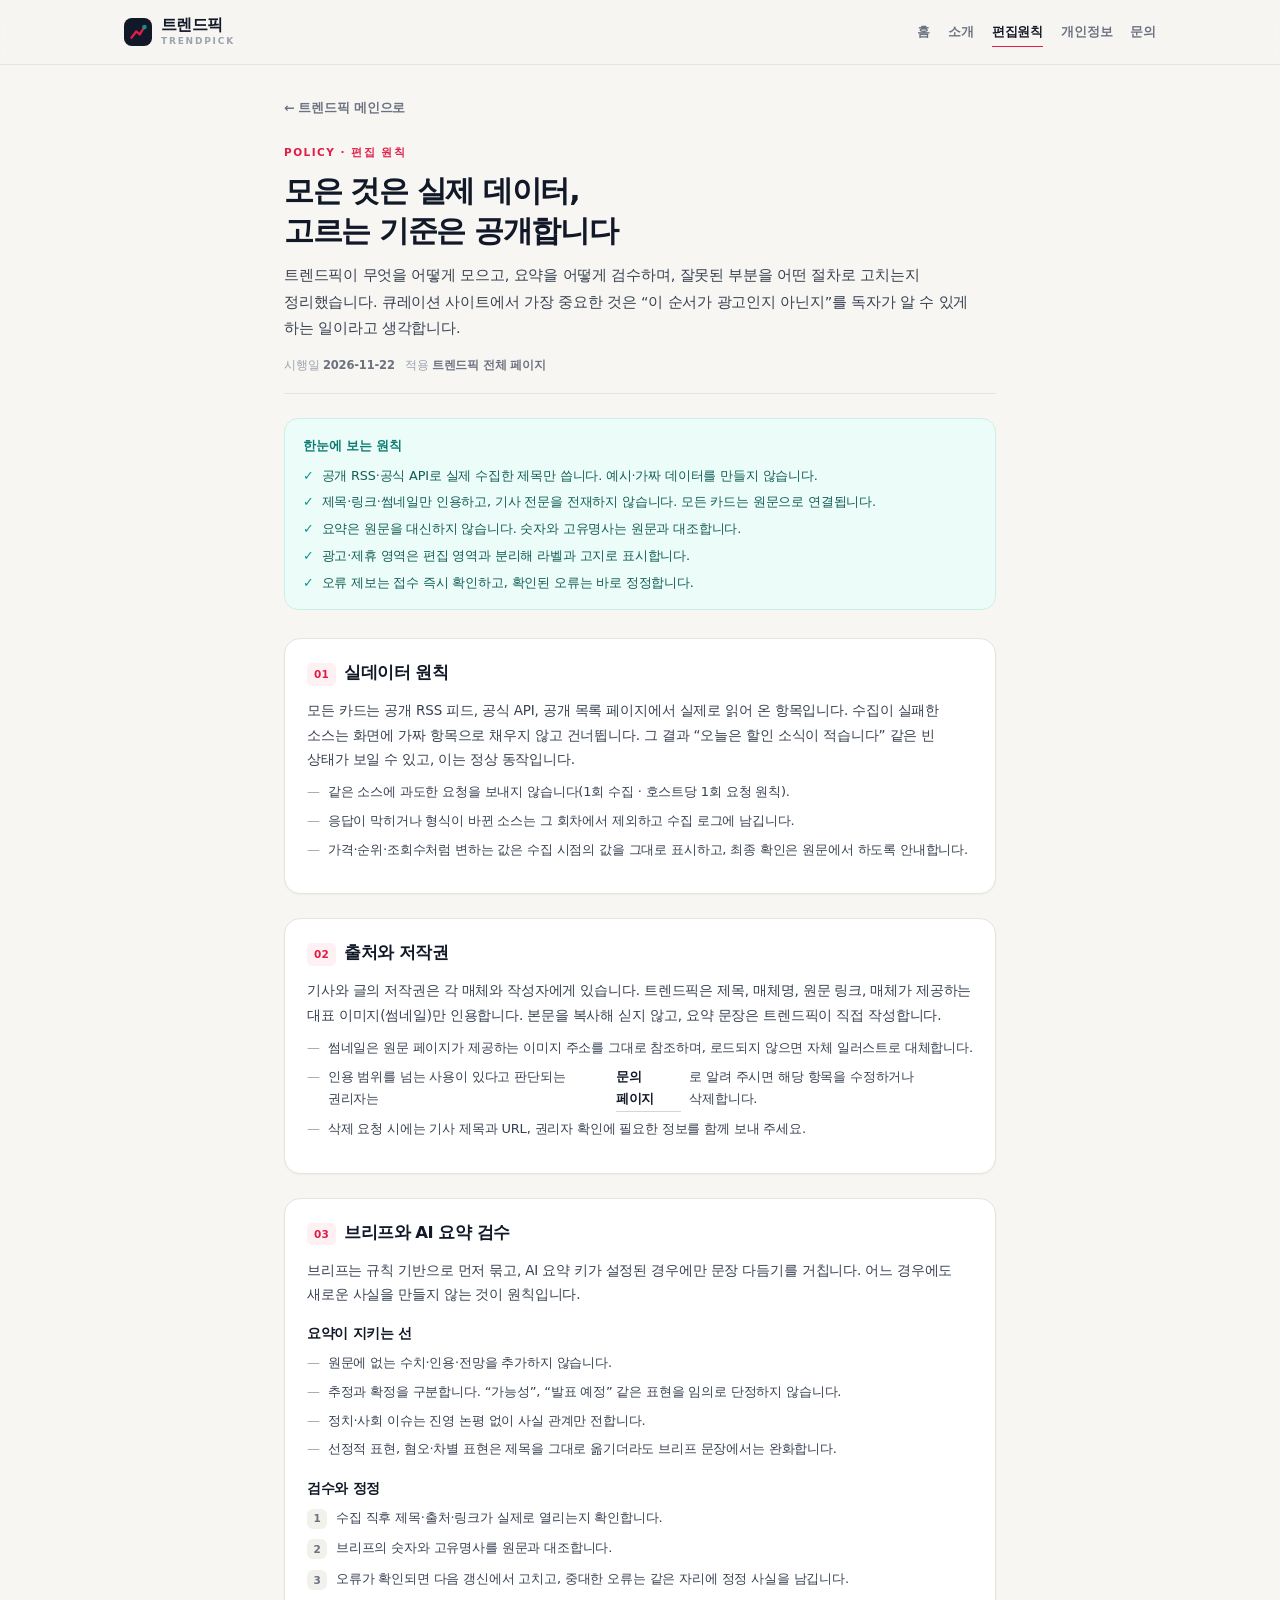
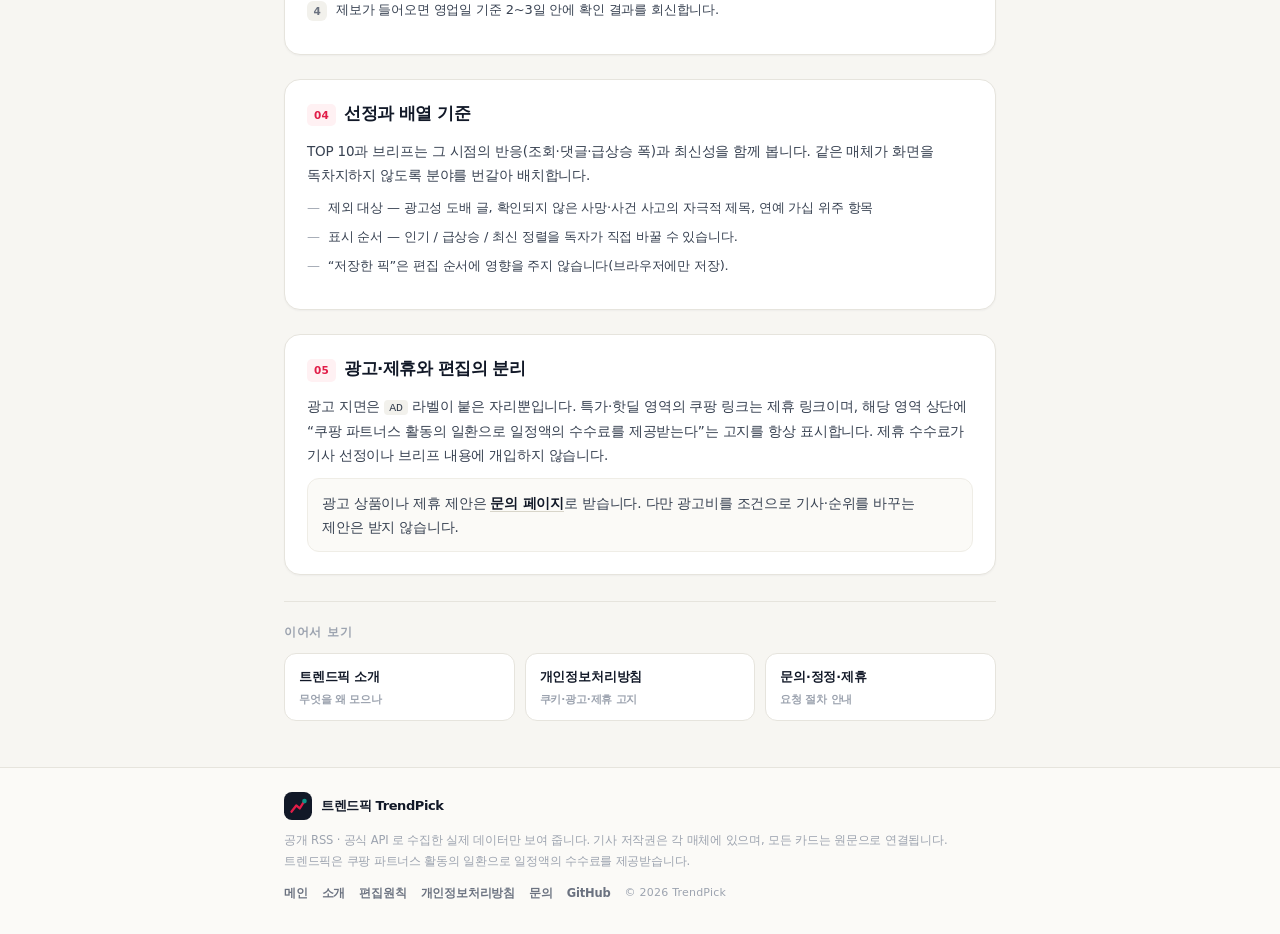
<file: policy.html>
<!DOCTYPE html>
<html lang="ko">
<head>
<meta charset="utf-8">
<meta name="viewport" content="width=device-width, initial-scale=1, viewport-fit=cover">
<meta name="theme-color" content="#F7F6F2">
<title>편집원칙 · 트렌드픽 TrendPick</title>
<meta name="description" content="공개 RSS·공식 API 실데이터 원칙, 원문 출처·저작권 존중, AI 요약 검수와 정정 기준을 안내합니다.">
<meta name="robots" content="index,follow">
<link rel="canonical" href="https://econature7-lab.github.io/nori-traffic-scent/policy.html">
<meta property="og:type" content="website">
<meta property="og:site_name" content="트렌드픽 TrendPick">
<meta property="og:title" content="편집원칙 · 트렌드픽">
<meta property="og:description" content="공개 RSS·공식 API 실데이터 원칙, 원문 출처·저작권 존중, AI 요약 검수와 정정 기준을 안내합니다.">
<meta property="og:url" content="https://econature7-lab.github.io/nori-traffic-scent/policy.html">
<meta property="og:image" content="https://econature7-lab.github.io/nori-traffic-scent/og.png">
<meta property="og:locale" content="ko_KR">
<link rel="icon" href="data:image/svg+xml,%3Csvg xmlns='http://www.w3.org/2000/svg' viewBox='0 0 32 32'%3E%3Crect width='32' height='32' rx='8' fill='%23111827'/%3E%3Cpath d='M8.5 22.5 14 15.4l4 3.4 5.2-8.3' fill='none' stroke='%23E11D48' stroke-width='2.6' stroke-linecap='round' stroke-linejoin='round'/%3E%3Ccircle cx='23.4' cy='10.4' r='2.6' fill='%230D9488'/%3E%3C/svg%3E">
<link rel="sitemap" type="application/xml" title="sitemap" href="https://econature7-lab.github.io/nori-traffic-scent/sitemap.xml">
<style>
/* ==========================================================================
   트렌드픽 TrendPick · 정적 페이지 공용 스타일 (about / policy / privacy / contact)
   메인과 같은 웜 아이보리 캔버스 · 페이퍼 카드 · 코랄/틸 포인트
   외부 CDN · 웹폰트 0건 (시스템 폰트로만 렌더)
   ========================================================================== */
:root{
  --canvas:#F7F6F2; --surface:#FFFFFF; --surface-2:#FBFAF7; --surface-3:#F2F1EC;
  --line:#E6E4DD; --line-2:#EFEDE6;
  --ink:#111827; --ink-2:#374151; --ink-3:#6B7280; --ink-4:#9CA3AF;
  --coral:#E11D48; --coral-soft:#FFF1F3; --teal:#0D9488; --teal-soft:#ECFDF9;
  --night:#101418;
  --sans:-apple-system,BlinkMacSystemFont,'Pretendard Variable',Pretendard,'Apple SD Gothic Neo'
         ,'Noto Sans KR','Noto Sans CJK KR','Malgun Gothic',system-ui,sans-serif;
  --mono:ui-monospace,'SFMono-Regular',Menlo,Consolas,monospace;
}
*,*::before,*::after{box-sizing:border-box}
html{-webkit-text-size-adjust:100%;scroll-behavior:smooth}
body{
  margin:0;background:var(--canvas);color:var(--ink);
  font-family:var(--sans);font-size:15px;line-height:1.75;letter-spacing:-.012em;
  -webkit-font-smoothing:antialiased;word-break:keep-all;overflow-wrap:break-word;
}
a{color:inherit;text-decoration:none}
h1,h2,h3,p,ul,ol{margin:0}
ul,ol{padding:0;list-style:none}
:focus-visible{outline:2px solid var(--coral);outline-offset:2px;border-radius:6px}
.micro{font-size:11px;color:var(--ink-4);letter-spacing:.02em}

/* 상단 바 */
.pmast{position:sticky;top:0;z-index:20;background:rgba(247,246,242,.9);border-bottom:1px solid var(--line);
  backdrop-filter:saturate(150%) blur(12px);-webkit-backdrop-filter:saturate(150%) blur(12px)}
.pmast-in{max-width:1080px;margin:0 auto;padding:0 24px;height:64px;display:flex;align-items:center;gap:20px}
.pbrand{display:flex;align-items:center;gap:9px;flex:0 0 auto}
.pbrand svg{display:block}
.pbrand-txt{display:flex;flex-direction:column;line-height:1.05}
.pbrand-txt b{font-size:16px;font-weight:800;letter-spacing:-.045em}
.pbrand-txt i{font-style:normal;font-size:9px;font-weight:700;letter-spacing:.2em;color:var(--ink-4);margin-top:3px}
.pnav{display:flex;align-items:center;gap:18px;margin-left:auto;flex-wrap:wrap}
.pnav a{font-size:12.5px;font-weight:700;color:var(--ink-3);padding:4px 0;border-bottom:1.5px solid transparent;white-space:nowrap}
.pnav a:hover{color:var(--ink);border-bottom-color:var(--coral)}
.pnav a.on{color:var(--ink);border-bottom-color:var(--coral)}

/* 본문 */
.pwrap{max-width:760px;margin:0 auto;padding:26px 24px 8px}
.pback{display:inline-flex;align-items:center;gap:6px;font-size:12.5px;font-weight:700;color:var(--ink-3);
  padding:6px 0;margin-bottom:18px}
.pback:hover{color:var(--coral)}
.peye{font-size:10.5px;font-weight:800;letter-spacing:.14em;color:var(--coral);text-transform:uppercase;margin-bottom:10px}
.pwrap h1{font-size:30px;font-weight:800;line-height:1.32;letter-spacing:-.045em;margin-bottom:12px}
.plead{font-size:14.5px;color:var(--ink-2);line-height:1.8;margin-bottom:8px}
.pmeta{display:flex;gap:10px;flex-wrap:wrap;align-items:center;font-size:11.5px;color:var(--ink-4);
  margin:14px 0 24px;padding-bottom:18px;border-bottom:1px solid var(--line)}
.pmeta b{color:var(--ink-3);font-weight:800}
.doc{display:flex;flex-direction:column;gap:24px}
.doc-sec{
  background:var(--surface);border:1px solid var(--line);border-radius:16px;
  padding:20px 22px 22px;box-shadow:0 1px 2px rgba(17,24,39,.04);
}
.doc-sec h2{font-size:16.5px;font-weight:800;letter-spacing:-.03em;margin-bottom:10px;display:flex;align-items:baseline;gap:8px}
.doc-sec h2 span{font-size:10.5px;font-weight:800;color:var(--coral);background:var(--coral-soft);
  border-radius:5px;padding:2px 7px;letter-spacing:.02em}
.doc-sec h3{font-size:13.5px;font-weight:800;letter-spacing:-.02em;margin:16px 0 6px;color:var(--ink)}
.doc-sec h3:first-child{margin-top:0}
.doc-sec p{font-size:13.5px;color:var(--ink-2);line-height:1.8;margin-bottom:10px}
.doc-sec p:last-child{margin-bottom:0}
.doc-sec ul.bul{display:flex;flex-direction:column;gap:6px;margin:6px 0 10px}
.doc-sec ul.bul li{font-size:13px;color:var(--ink-2);line-height:1.75;display:flex;gap:8px}
.doc-sec ul.bul li::before{content:'—';color:var(--ink-4);flex:0 0 auto}
.doc-sec ol.num{display:flex;flex-direction:column;gap:8px;margin:6px 0 10px;counter-reset:n}
.doc-sec ol.num li{font-size:13px;color:var(--ink-2);line-height:1.75;display:flex;gap:9px;counter-increment:n}
.doc-sec ol.num li::before{content:counter(n);flex:0 0 20px;height:20px;border-radius:6px;
  background:var(--surface-3);color:var(--ink-3);font-size:10.5px;font-weight:800;
  display:grid;place-items:center;margin-top:2px}
.doc-sec a{color:var(--ink);font-weight:700;border-bottom:1px solid #D8D5CA}
.doc-sec a:hover{color:var(--coral);border-bottom-color:var(--coral-soft)}
.doc-sec code{font-family:var(--mono);font-size:11.5px;background:var(--surface-3);padding:1px 5px;border-radius:4px}
.note{
  background:var(--surface-2);border:1px solid var(--line-2);border-radius:12px;
  padding:12px 14px;font-size:12.5px;color:var(--ink-3);line-height:1.75;margin:4px 0 0;
}
.note b{color:var(--ink-2)}
.summary{background:var(--teal-soft);border:1px solid #CBEFE8;border-radius:14px;padding:16px 18px;margin-bottom:4px}
.summary b{display:block;font-size:12.5px;font-weight:800;color:#0B7A70;margin-bottom:8px;letter-spacing:-.01em}
.summary ul{display:flex;flex-direction:column;gap:5px}
.summary li{font-size:12.8px;color:#115E56;line-height:1.7;display:flex;gap:8px}
.summary li::before{content:'✓';font-weight:800;color:var(--teal);flex:0 0 auto}
.deflist{display:grid;grid-template-columns:112px minmax(0,1fr);gap:8px 14px;margin:8px 0}
.deflist dt{font-size:12px;font-weight:800;color:var(--ink-3)}
.deflist dd{font-size:12.5px;color:var(--ink-2);line-height:1.7}
.pnext{margin:26px 0 0;padding-top:20px;border-top:1px solid var(--line)}
.pnext h2{font-size:12px;font-weight:800;letter-spacing:.06em;color:var(--ink-4);text-transform:uppercase;margin-bottom:10px}
.pnext-links{display:grid;grid-template-columns:repeat(3,minmax(0,1fr));gap:10px}
.pnext-links a{
  display:flex;flex-direction:column;gap:2px;background:var(--surface);border:1px solid var(--line);
  border-radius:12px;padding:12px 14px;font-size:12.5px;font-weight:800;transition:border-color .14s,transform .14s;
}
.pnext-links a:hover{border-color:#D8D5CA;transform:translateY(-1px)}
.pnext-links a span{font-size:10.5px;font-weight:600;color:var(--ink-4)}

/* 하단 */
.pfoot{margin-top:38px;border-top:1px solid var(--line);background:var(--surface-2)}
.pfoot-in{max-width:760px;margin:0 auto;padding:24px 24px 30px}
.pfoot-brand{display:flex;align-items:center;gap:9px;margin-bottom:10px}
.pfoot-brand b{font-size:13px;font-weight:800;letter-spacing:-.03em}
.pfoot p{font-size:11.5px;color:var(--ink-4);line-height:1.75;margin-bottom:12px}
.pfoot-links{display:flex;gap:14px;flex-wrap:wrap;font-size:11.5px;color:var(--ink-3)}
.pfoot-links a{font-weight:700;border-bottom:1px solid transparent;padding-bottom:1px}
.pfoot-links a:hover{color:var(--ink);border-bottom-color:var(--coral)}

@media (max-width:720px){
  .pmast-in{padding:0 16px;height:58px;gap:10px}
  .pbrand-txt i{display:none}
  .pnav{gap:12px}
  .pnav a{font-size:11.5px}
  .pwrap{padding:20px 16px 6px}
  .pwrap h1{font-size:23px;line-height:1.36}
  .plead{font-size:13.5px}
  .doc-sec{padding:16px 15px 18px;border-radius:14px}
  .doc-sec h2{font-size:15px}
  .doc-sec p,.doc-sec ul.bul li,.doc-sec ol.num li{font-size:12.8px}
  .deflist{grid-template-columns:96px minmax(0,1fr);gap:7px 10px}
  .pnext-links{grid-template-columns:minmax(0,1fr)}
  .pfoot-in{padding:22px 16px 26px}
}
@media (max-width:420px){
  .pnav{gap:9px}
  .pnav a{font-size:11px}
  .pbrand-txt b{font-size:15px}
}
@media (prefers-reduced-motion:reduce){
  html{scroll-behavior:auto}
  *{animation-duration:.01ms !important;transition-duration:.01ms !important}
}

</style>
</head>
<body>
<header class="pmast">
  <div class="pmast-in">
    <a class="pbrand" href="index.html" aria-label="트렌드픽 홈">
      <svg viewBox="0 0 32 32" width="28" height="28" aria-hidden="true"><rect width="32" height="32" rx="9" fill="#111827"/><path d="M8.5 22.5 14 15.4l4 3.4 5.2-8.3" fill="none" stroke="#E11D48" stroke-width="2.6" stroke-linecap="round" stroke-linejoin="round"/><circle cx="23.4" cy="10.4" r="2.6" fill="#0D9488"/></svg>
      <span class="pbrand-txt"><b>트렌드픽</b><i>TRENDPICK</i></span>
    </a>
    <nav class="pnav" aria-label="페이지"><a href="index.html">홈</a><a href="about.html">소개</a><a href="policy.html" class="on" aria-current="page">편집원칙</a><a href="privacy.html">개인정보</a><a href="contact.html">문의</a></nav>
  </div>
</header>
<main class="pwrap">
  <a class="pback" href="index.html">← 트렌드픽 메인으로</a>
  <p class="peye">POLICY · 편집 원칙</p>
  <h1>모은 것은 실제 데이터,<br>고르는 기준은 공개합니다</h1>
  <p class="plead">트렌드픽이 무엇을 어떻게 모으고, 요약을 어떻게 검수하며, 잘못된 부분을 어떤 절차로 고치는지 정리했습니다. 큐레이션 사이트에서 가장 중요한 것은 “이 순서가 광고인지 아닌지”를 독자가 알 수 있게 하는 일이라고 생각합니다.</p>
  <p class="pmeta"><span>시행일 <b>2026-11-22</b></span><span>적용 <b>트렌드픽 전체 페이지</b></span></p>

  <div class="doc">
    <div class="summary">
      <b>한눈에 보는 원칙</b>
      <ul>
        <li>공개 RSS·공식 API로 실제 수집한 제목만 씁니다. 예시·가짜 데이터를 만들지 않습니다.</li>
        <li>제목·링크·썸네일만 인용하고, 기사 전문을 전재하지 않습니다. 모든 카드는 원문으로 연결됩니다.</li>
        <li>요약은 원문을 대신하지 않습니다. 숫자와 고유명사는 원문과 대조합니다.</li>
        <li>광고·제휴 영역은 편집 영역과 분리해 라벨과 고지로 표시합니다.</li>
        <li>오류 제보는 접수 즉시 확인하고, 확인된 오류는 바로 정정합니다.</li>
      </ul>
    </div>

    <section class="doc-sec">
      <h2><span>01</span>실데이터 원칙</h2>
      <p>모든 카드는 공개 RSS 피드, 공식 API, 공개 목록 페이지에서 실제로 읽어 온 항목입니다. 수집이 실패한 소스는 화면에 가짜 항목으로 채우지 않고 건너뜁니다. 그 결과 “오늘은 할인 소식이 적습니다” 같은 빈 상태가 보일 수 있고, 이는 정상 동작입니다.</p>
      <ul class="bul">
        <li>같은 소스에 과도한 요청을 보내지 않습니다(1회 수집 · 호스트당 1회 요청 원칙).</li>
        <li>응답이 막히거나 형식이 바뀐 소스는 그 회차에서 제외하고 수집 로그에 남깁니다.</li>
        <li>가격·순위·조회수처럼 변하는 값은 수집 시점의 값을 그대로 표시하고, 최종 확인은 원문에서 하도록 안내합니다.</li>
      </ul>
    </section>

    <section class="doc-sec">
      <h2><span>02</span>출처와 저작권</h2>
      <p>기사와 글의 저작권은 각 매체와 작성자에게 있습니다. 트렌드픽은 제목, 매체명, 원문 링크, 매체가 제공하는 대표 이미지(썸네일)만 인용합니다. 본문을 복사해 싣지 않고, 요약 문장은 트렌드픽이 직접 작성합니다.</p>
      <ul class="bul">
        <li>썸네일은 원문 페이지가 제공하는 이미지 주소를 그대로 참조하며, 로드되지 않으면 자체 일러스트로 대체합니다.</li>
        <li>인용 범위를 넘는 사용이 있다고 판단되는 권리자는 <a href="contact.html">문의 페이지</a>로 알려 주시면 해당 항목을 수정하거나 삭제합니다.</li>
        <li>삭제 요청 시에는 기사 제목과 URL, 권리자 확인에 필요한 정보를 함께 보내 주세요.</li>
      </ul>
    </section>

    <section class="doc-sec">
      <h2><span>03</span>브리프와 AI 요약 검수</h2>
      <p>브리프는 규칙 기반으로 먼저 묶고, AI 요약 키가 설정된 경우에만 문장 다듬기를 거칩니다. 어느 경우에도 새로운 사실을 만들지 않는 것이 원칙입니다.</p>
      <h3>요약이 지키는 선</h3>
      <ul class="bul">
        <li>원문에 없는 수치·인용·전망을 추가하지 않습니다.</li>
        <li>추정과 확정을 구분합니다. “가능성”, “발표 예정” 같은 표현을 임의로 단정하지 않습니다.</li>
        <li>정치·사회 이슈는 진영 논평 없이 사실 관계만 전합니다.</li>
        <li>선정적 표현, 혐오·차별 표현은 제목을 그대로 옮기더라도 브리프 문장에서는 완화합니다.</li>
      </ul>
      <h3>검수와 정정</h3>
      <ol class="num">
        <li>수집 직후 제목·출처·링크가 실제로 열리는지 확인합니다.</li>
        <li>브리프의 숫자와 고유명사를 원문과 대조합니다.</li>
        <li>오류가 확인되면 다음 갱신에서 고치고, 중대한 오류는 같은 자리에 정정 사실을 남깁니다.</li>
        <li>제보가 들어오면 영업일 기준 2~3일 안에 확인 결과를 회신합니다.</li>
      </ol>
    </section>

    <section class="doc-sec">
      <h2><span>04</span>선정과 배열 기준</h2>
      <p>TOP 10과 브리프는 그 시점의 반응(조회·댓글·급상승 폭)과 최신성을 함께 봅니다. 같은 매체가 화면을 독차지하지 않도록 분야를 번갈아 배치합니다.</p>
      <ul class="bul">
        <li>제외 대상 — 광고성 도배 글, 확인되지 않은 사망·사건 사고의 자극적 제목, 연예 가십 위주 항목</li>
        <li>표시 순서 — 인기 / 급상승 / 최신 정렬을 독자가 직접 바꿀 수 있습니다.</li>
        <li>“저장한 픽”은 편집 순서에 영향을 주지 않습니다(브라우저에만 저장).</li>
      </ul>
    </section>

    <section class="doc-sec">
      <h2><span>05</span>광고·제휴와 편집의 분리</h2>
      <p>광고 지면은 <code>AD</code> 라벨이 붙은 자리뿐입니다. 특가·핫딜 영역의 쿠팡 링크는 제휴 링크이며, 해당 영역 상단에 “쿠팡 파트너스 활동의 일환으로 일정액의 수수료를 제공받는다”는 고지를 항상 표시합니다. 제휴 수수료가 기사 선정이나 브리프 내용에 개입하지 않습니다.</p>
      <p class="note">광고 상품이나 제휴 제안은 <a href="contact.html">문의 페이지</a>로 받습니다. 다만 광고비를 조건으로 기사·순위를 바꾸는 제안은 받지 않습니다.</p>
    </section>
  </div>

  <div class="pnext">
    <h2>이어서 보기</h2>
    <div class="pnext-links">
      <a href="about.html">트렌드픽 소개 <span>무엇을 왜 모으나</span></a>
      <a href="privacy.html">개인정보처리방침 <span>쿠키·광고·제휴 고지</span></a>
      <a href="contact.html">문의·정정·제휴 <span>요청 절차 안내</span></a>
    </div>
  </div>
</main>
<footer class="pfoot">
  <div class="pfoot-in">
    <div class="pfoot-brand"><svg viewBox="0 0 32 32" width="28" height="28" aria-hidden="true"><rect width="32" height="32" rx="9" fill="#111827"/><path d="M8.5 22.5 14 15.4l4 3.4 5.2-8.3" fill="none" stroke="#E11D48" stroke-width="2.6" stroke-linecap="round" stroke-linejoin="round"/><circle cx="23.4" cy="10.4" r="2.6" fill="#0D9488"/></svg><b>트렌드픽 TrendPick</b></div>
    <p>공개 RSS · 공식 API 로 수집한 실제 데이터만 보여 줍니다. 기사 저작권은 각 매체에 있으며, 모든 카드는 원문으로 연결됩니다.<br>
    트렌드픽은 쿠팡 파트너스 활동의 일환으로 일정액의 수수료를 제공받습니다.</p>
    <div class="pfoot-links">
      <a href="index.html">메인</a>
      <a href="about.html">소개</a>
      <a href="policy.html">편집원칙</a>
      <a href="privacy.html">개인정보처리방침</a>
      <a href="contact.html">문의</a>
      <a href="https://github.com/econature7-lab/nori-traffic-scent" target="_blank" rel="noopener">GitHub</a>
      <span class="micro">© 2026 TrendPick</span>
    </div>
  </div>
</footer>
</body>
</html>
</file>
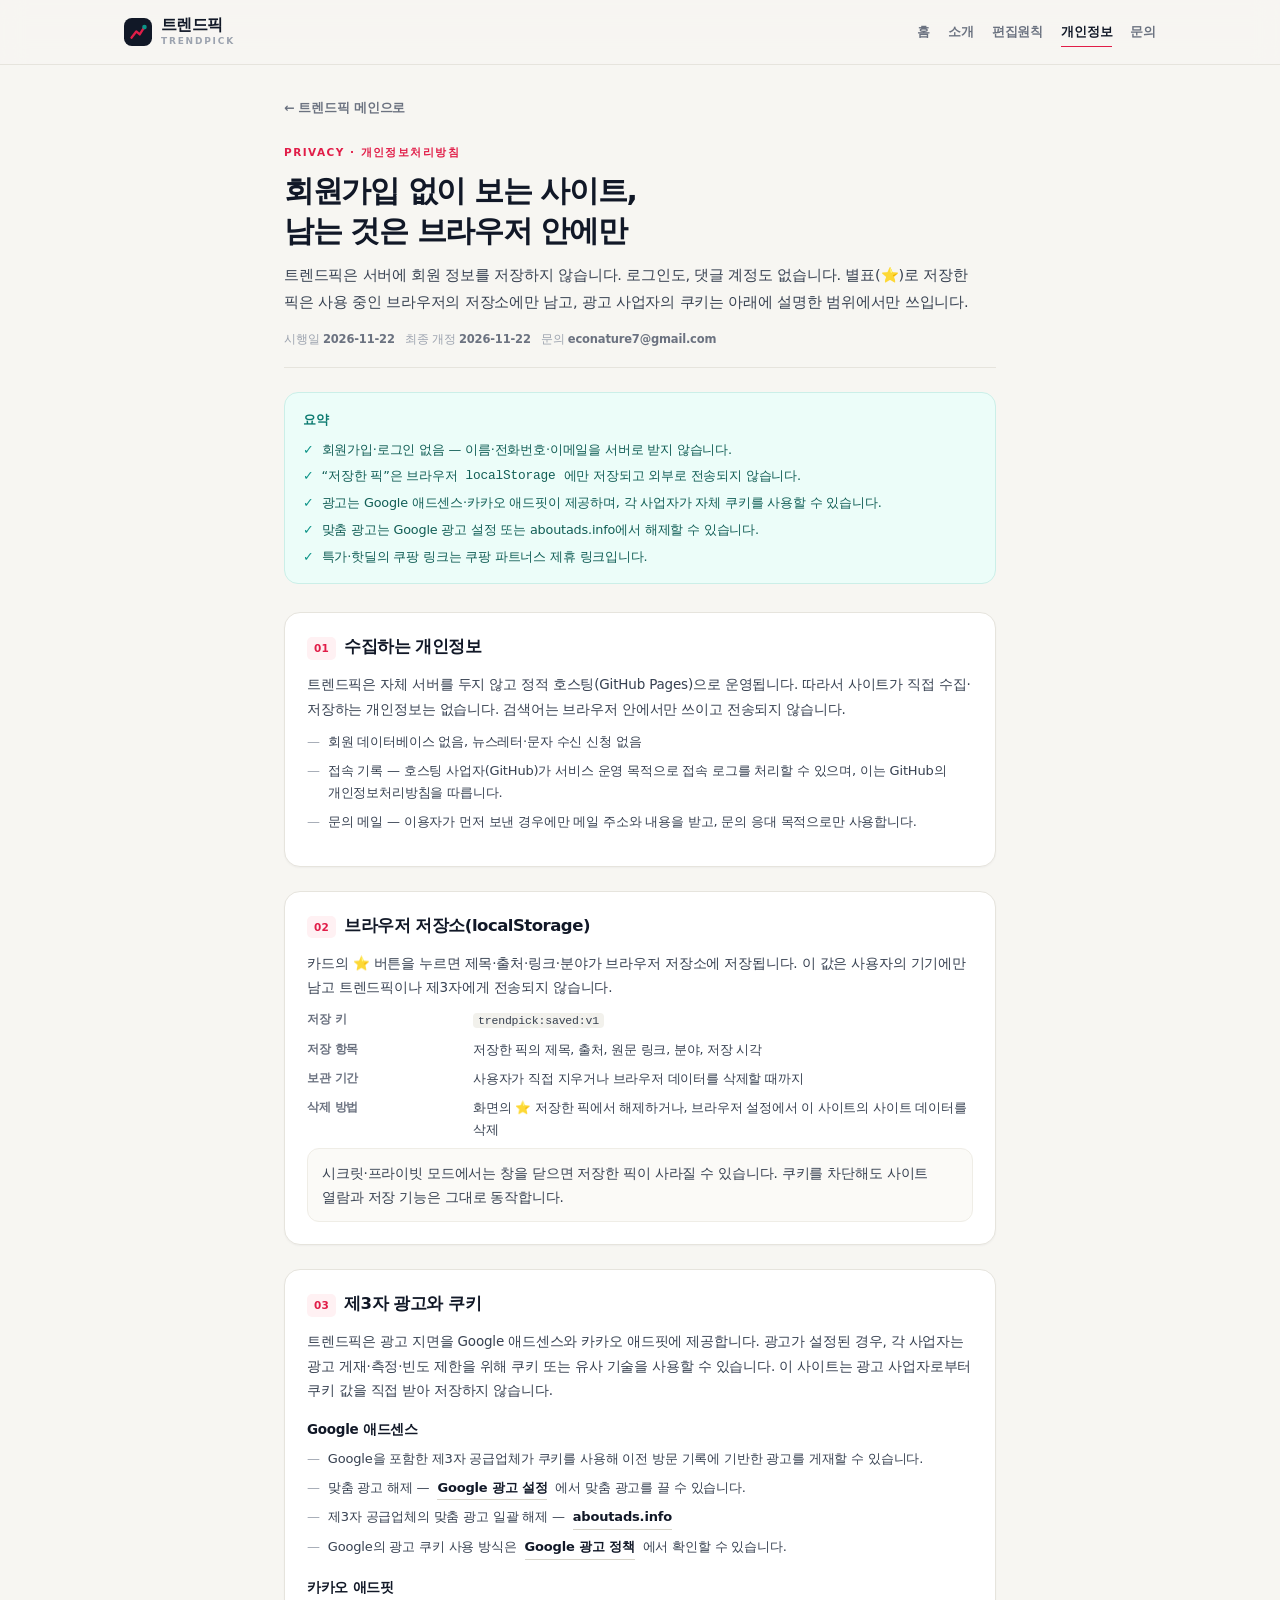
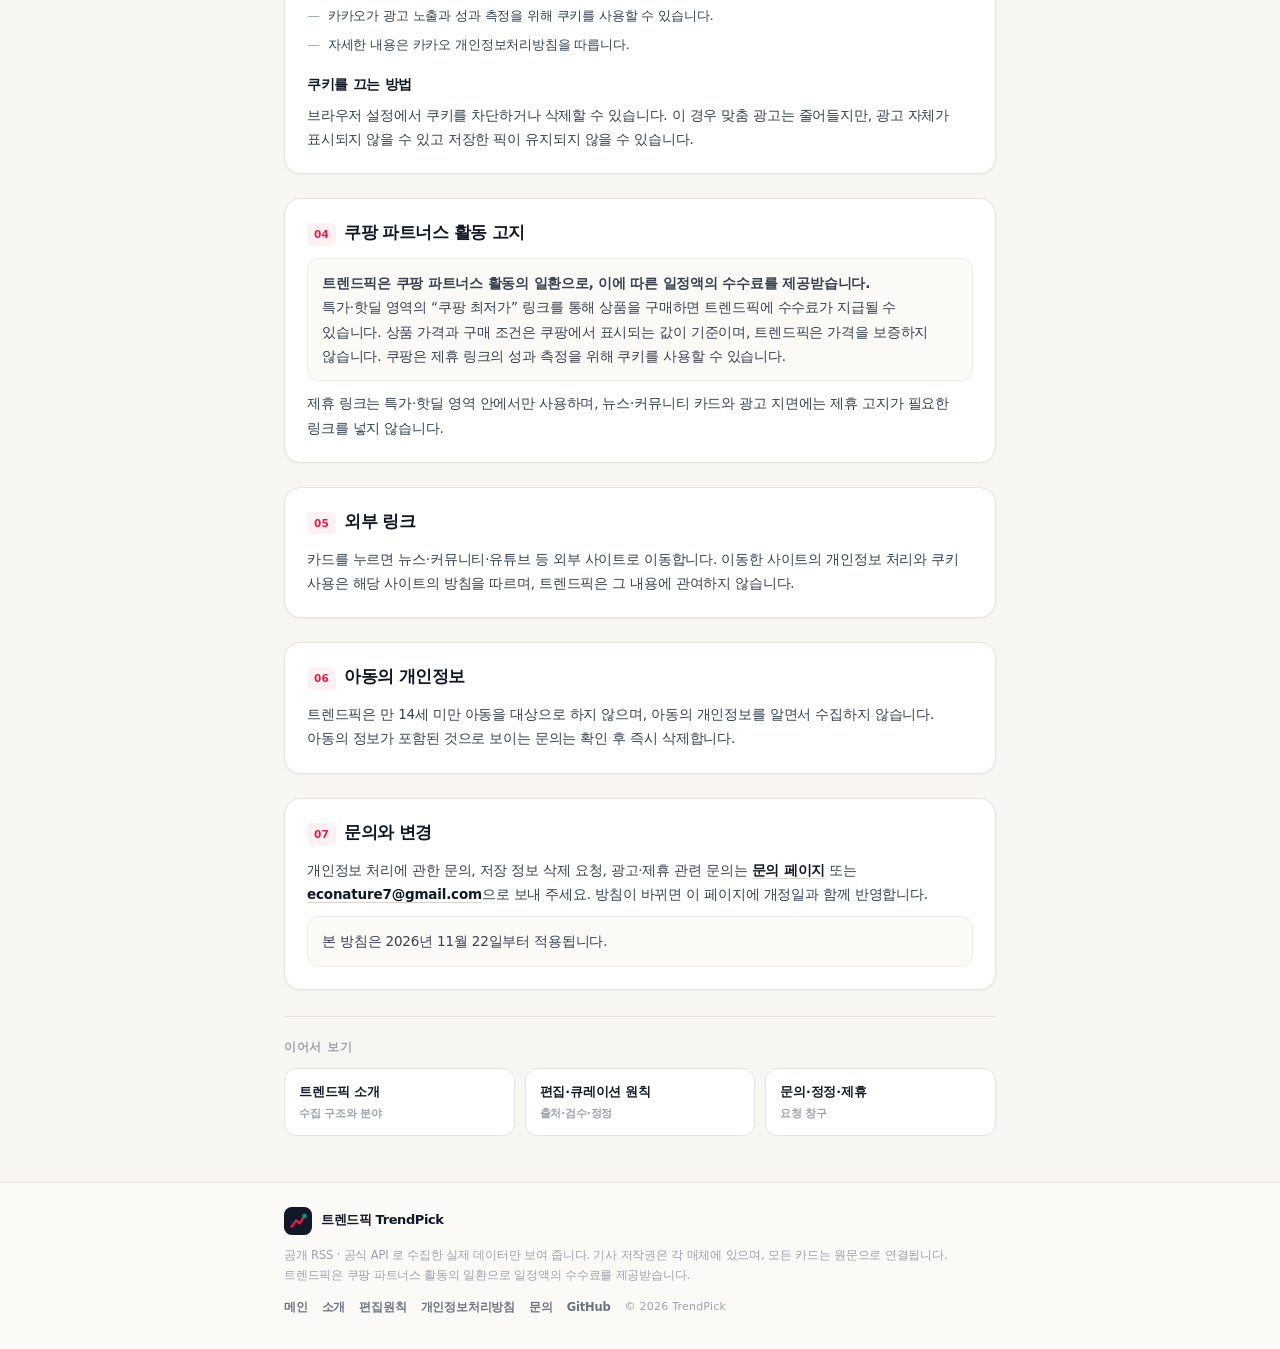
<file: privacy.html>
<!DOCTYPE html>
<html lang="ko">
<head>
<meta charset="utf-8">
<meta name="viewport" content="width=device-width, initial-scale=1, viewport-fit=cover">
<meta name="theme-color" content="#F7F6F2">
<title>개인정보처리방침 · 트렌드픽 TrendPick</title>
<meta name="description" content="트렌드픽의 개인정보 처리, 브라우저 저장소, 구글 애드센스·카카오 애드핏 광고 쿠키, 쿠팡 파트너스 고지를 안내합니다.">
<meta name="robots" content="index,follow">
<link rel="canonical" href="https://econature7-lab.github.io/nori-traffic-scent/privacy.html">
<meta property="og:type" content="website">
<meta property="og:site_name" content="트렌드픽 TrendPick">
<meta property="og:title" content="개인정보처리방침 · 트렌드픽">
<meta property="og:description" content="트렌드픽의 개인정보 처리, 브라우저 저장소, 구글 애드센스·카카오 애드핏 광고 쿠키, 쿠팡 파트너스 고지를 안내합니다.">
<meta property="og:url" content="https://econature7-lab.github.io/nori-traffic-scent/privacy.html">
<meta property="og:image" content="https://econature7-lab.github.io/nori-traffic-scent/og.png">
<meta property="og:locale" content="ko_KR">
<link rel="icon" href="data:image/svg+xml,%3Csvg xmlns='http://www.w3.org/2000/svg' viewBox='0 0 32 32'%3E%3Crect width='32' height='32' rx='8' fill='%23111827'/%3E%3Cpath d='M8.5 22.5 14 15.4l4 3.4 5.2-8.3' fill='none' stroke='%23E11D48' stroke-width='2.6' stroke-linecap='round' stroke-linejoin='round'/%3E%3Ccircle cx='23.4' cy='10.4' r='2.6' fill='%230D9488'/%3E%3C/svg%3E">
<link rel="sitemap" type="application/xml" title="sitemap" href="https://econature7-lab.github.io/nori-traffic-scent/sitemap.xml">
<style>
/* ==========================================================================
   트렌드픽 TrendPick · 정적 페이지 공용 스타일 (about / policy / privacy / contact)
   메인과 같은 웜 아이보리 캔버스 · 페이퍼 카드 · 코랄/틸 포인트
   외부 CDN · 웹폰트 0건 (시스템 폰트로만 렌더)
   ========================================================================== */
:root{
  --canvas:#F7F6F2; --surface:#FFFFFF; --surface-2:#FBFAF7; --surface-3:#F2F1EC;
  --line:#E6E4DD; --line-2:#EFEDE6;
  --ink:#111827; --ink-2:#374151; --ink-3:#6B7280; --ink-4:#9CA3AF;
  --coral:#E11D48; --coral-soft:#FFF1F3; --teal:#0D9488; --teal-soft:#ECFDF9;
  --night:#101418;
  --sans:-apple-system,BlinkMacSystemFont,'Pretendard Variable',Pretendard,'Apple SD Gothic Neo'
         ,'Noto Sans KR','Noto Sans CJK KR','Malgun Gothic',system-ui,sans-serif;
  --mono:ui-monospace,'SFMono-Regular',Menlo,Consolas,monospace;
}
*,*::before,*::after{box-sizing:border-box}
html{-webkit-text-size-adjust:100%;scroll-behavior:smooth}
body{
  margin:0;background:var(--canvas);color:var(--ink);
  font-family:var(--sans);font-size:15px;line-height:1.75;letter-spacing:-.012em;
  -webkit-font-smoothing:antialiased;word-break:keep-all;overflow-wrap:break-word;
}
a{color:inherit;text-decoration:none}
h1,h2,h3,p,ul,ol{margin:0}
ul,ol{padding:0;list-style:none}
:focus-visible{outline:2px solid var(--coral);outline-offset:2px;border-radius:6px}
.micro{font-size:11px;color:var(--ink-4);letter-spacing:.02em}

/* 상단 바 */
.pmast{position:sticky;top:0;z-index:20;background:rgba(247,246,242,.9);border-bottom:1px solid var(--line);
  backdrop-filter:saturate(150%) blur(12px);-webkit-backdrop-filter:saturate(150%) blur(12px)}
.pmast-in{max-width:1080px;margin:0 auto;padding:0 24px;height:64px;display:flex;align-items:center;gap:20px}
.pbrand{display:flex;align-items:center;gap:9px;flex:0 0 auto}
.pbrand svg{display:block}
.pbrand-txt{display:flex;flex-direction:column;line-height:1.05}
.pbrand-txt b{font-size:16px;font-weight:800;letter-spacing:-.045em}
.pbrand-txt i{font-style:normal;font-size:9px;font-weight:700;letter-spacing:.2em;color:var(--ink-4);margin-top:3px}
.pnav{display:flex;align-items:center;gap:18px;margin-left:auto;flex-wrap:wrap}
.pnav a{font-size:12.5px;font-weight:700;color:var(--ink-3);padding:4px 0;border-bottom:1.5px solid transparent;white-space:nowrap}
.pnav a:hover{color:var(--ink);border-bottom-color:var(--coral)}
.pnav a.on{color:var(--ink);border-bottom-color:var(--coral)}

/* 본문 */
.pwrap{max-width:760px;margin:0 auto;padding:26px 24px 8px}
.pback{display:inline-flex;align-items:center;gap:6px;font-size:12.5px;font-weight:700;color:var(--ink-3);
  padding:6px 0;margin-bottom:18px}
.pback:hover{color:var(--coral)}
.peye{font-size:10.5px;font-weight:800;letter-spacing:.14em;color:var(--coral);text-transform:uppercase;margin-bottom:10px}
.pwrap h1{font-size:30px;font-weight:800;line-height:1.32;letter-spacing:-.045em;margin-bottom:12px}
.plead{font-size:14.5px;color:var(--ink-2);line-height:1.8;margin-bottom:8px}
.pmeta{display:flex;gap:10px;flex-wrap:wrap;align-items:center;font-size:11.5px;color:var(--ink-4);
  margin:14px 0 24px;padding-bottom:18px;border-bottom:1px solid var(--line)}
.pmeta b{color:var(--ink-3);font-weight:800}
.doc{display:flex;flex-direction:column;gap:24px}
.doc-sec{
  background:var(--surface);border:1px solid var(--line);border-radius:16px;
  padding:20px 22px 22px;box-shadow:0 1px 2px rgba(17,24,39,.04);
}
.doc-sec h2{font-size:16.5px;font-weight:800;letter-spacing:-.03em;margin-bottom:10px;display:flex;align-items:baseline;gap:8px}
.doc-sec h2 span{font-size:10.5px;font-weight:800;color:var(--coral);background:var(--coral-soft);
  border-radius:5px;padding:2px 7px;letter-spacing:.02em}
.doc-sec h3{font-size:13.5px;font-weight:800;letter-spacing:-.02em;margin:16px 0 6px;color:var(--ink)}
.doc-sec h3:first-child{margin-top:0}
.doc-sec p{font-size:13.5px;color:var(--ink-2);line-height:1.8;margin-bottom:10px}
.doc-sec p:last-child{margin-bottom:0}
.doc-sec ul.bul{display:flex;flex-direction:column;gap:6px;margin:6px 0 10px}
.doc-sec ul.bul li{font-size:13px;color:var(--ink-2);line-height:1.75;display:flex;gap:8px}
.doc-sec ul.bul li::before{content:'—';color:var(--ink-4);flex:0 0 auto}
.doc-sec ol.num{display:flex;flex-direction:column;gap:8px;margin:6px 0 10px;counter-reset:n}
.doc-sec ol.num li{font-size:13px;color:var(--ink-2);line-height:1.75;display:flex;gap:9px;counter-increment:n}
.doc-sec ol.num li::before{content:counter(n);flex:0 0 20px;height:20px;border-radius:6px;
  background:var(--surface-3);color:var(--ink-3);font-size:10.5px;font-weight:800;
  display:grid;place-items:center;margin-top:2px}
.doc-sec a{color:var(--ink);font-weight:700;border-bottom:1px solid #D8D5CA}
.doc-sec a:hover{color:var(--coral);border-bottom-color:var(--coral-soft)}
.doc-sec code{font-family:var(--mono);font-size:11.5px;background:var(--surface-3);padding:1px 5px;border-radius:4px}
.note{
  background:var(--surface-2);border:1px solid var(--line-2);border-radius:12px;
  padding:12px 14px;font-size:12.5px;color:var(--ink-3);line-height:1.75;margin:4px 0 0;
}
.note b{color:var(--ink-2)}
.summary{background:var(--teal-soft);border:1px solid #CBEFE8;border-radius:14px;padding:16px 18px;margin-bottom:4px}
.summary b{display:block;font-size:12.5px;font-weight:800;color:#0B7A70;margin-bottom:8px;letter-spacing:-.01em}
.summary ul{display:flex;flex-direction:column;gap:5px}
.summary li{font-size:12.8px;color:#115E56;line-height:1.7;display:flex;gap:8px}
.summary li::before{content:'✓';font-weight:800;color:var(--teal);flex:0 0 auto}
.deflist{display:grid;grid-template-columns:112px minmax(0,1fr);gap:8px 14px;margin:8px 0}
.deflist dt{font-size:12px;font-weight:800;color:var(--ink-3)}
.deflist dd{font-size:12.5px;color:var(--ink-2);line-height:1.7}
.pnext{margin:26px 0 0;padding-top:20px;border-top:1px solid var(--line)}
.pnext h2{font-size:12px;font-weight:800;letter-spacing:.06em;color:var(--ink-4);text-transform:uppercase;margin-bottom:10px}
.pnext-links{display:grid;grid-template-columns:repeat(3,minmax(0,1fr));gap:10px}
.pnext-links a{
  display:flex;flex-direction:column;gap:2px;background:var(--surface);border:1px solid var(--line);
  border-radius:12px;padding:12px 14px;font-size:12.5px;font-weight:800;transition:border-color .14s,transform .14s;
}
.pnext-links a:hover{border-color:#D8D5CA;transform:translateY(-1px)}
.pnext-links a span{font-size:10.5px;font-weight:600;color:var(--ink-4)}

/* 하단 */
.pfoot{margin-top:38px;border-top:1px solid var(--line);background:var(--surface-2)}
.pfoot-in{max-width:760px;margin:0 auto;padding:24px 24px 30px}
.pfoot-brand{display:flex;align-items:center;gap:9px;margin-bottom:10px}
.pfoot-brand b{font-size:13px;font-weight:800;letter-spacing:-.03em}
.pfoot p{font-size:11.5px;color:var(--ink-4);line-height:1.75;margin-bottom:12px}
.pfoot-links{display:flex;gap:14px;flex-wrap:wrap;font-size:11.5px;color:var(--ink-3)}
.pfoot-links a{font-weight:700;border-bottom:1px solid transparent;padding-bottom:1px}
.pfoot-links a:hover{color:var(--ink);border-bottom-color:var(--coral)}

@media (max-width:720px){
  .pmast-in{padding:0 16px;height:58px;gap:10px}
  .pbrand-txt i{display:none}
  .pnav{gap:12px}
  .pnav a{font-size:11.5px}
  .pwrap{padding:20px 16px 6px}
  .pwrap h1{font-size:23px;line-height:1.36}
  .plead{font-size:13.5px}
  .doc-sec{padding:16px 15px 18px;border-radius:14px}
  .doc-sec h2{font-size:15px}
  .doc-sec p,.doc-sec ul.bul li,.doc-sec ol.num li{font-size:12.8px}
  .deflist{grid-template-columns:96px minmax(0,1fr);gap:7px 10px}
  .pnext-links{grid-template-columns:minmax(0,1fr)}
  .pfoot-in{padding:22px 16px 26px}
}
@media (max-width:420px){
  .pnav{gap:9px}
  .pnav a{font-size:11px}
  .pbrand-txt b{font-size:15px}
}
@media (prefers-reduced-motion:reduce){
  html{scroll-behavior:auto}
  *{animation-duration:.01ms !important;transition-duration:.01ms !important}
}

</style>
</head>
<body>
<header class="pmast">
  <div class="pmast-in">
    <a class="pbrand" href="index.html" aria-label="트렌드픽 홈">
      <svg viewBox="0 0 32 32" width="28" height="28" aria-hidden="true"><rect width="32" height="32" rx="9" fill="#111827"/><path d="M8.5 22.5 14 15.4l4 3.4 5.2-8.3" fill="none" stroke="#E11D48" stroke-width="2.6" stroke-linecap="round" stroke-linejoin="round"/><circle cx="23.4" cy="10.4" r="2.6" fill="#0D9488"/></svg>
      <span class="pbrand-txt"><b>트렌드픽</b><i>TRENDPICK</i></span>
    </a>
    <nav class="pnav" aria-label="페이지"><a href="index.html">홈</a><a href="about.html">소개</a><a href="policy.html">편집원칙</a><a href="privacy.html" class="on" aria-current="page">개인정보</a><a href="contact.html">문의</a></nav>
  </div>
</header>
<main class="pwrap">
  <a class="pback" href="index.html">← 트렌드픽 메인으로</a>
  <p class="peye">PRIVACY · 개인정보처리방침</p>
  <h1>회원가입 없이 보는 사이트,<br>남는 것은 브라우저 안에만</h1>
  <p class="plead">트렌드픽은 서버에 회원 정보를 저장하지 않습니다. 로그인도, 댓글 계정도 없습니다. 별표(⭐)로 저장한 픽은 사용 중인 브라우저의 저장소에만 남고, 광고 사업자의 쿠키는 아래에 설명한 범위에서만 쓰입니다.</p>
  <p class="pmeta"><span>시행일 <b>2026-11-22</b></span><span>최종 개정 <b>2026-11-22</b></span><span>문의 <b>econature7@gmail.com</b></span></p>

  <div class="doc">
    <div class="summary">
      <b>요약</b>
      <ul>
        <li>회원가입·로그인 없음 — 이름·전화번호·이메일을 서버로 받지 않습니다.</li>
        <li>“저장한 픽”은 브라우저 <code>localStorage</code>에만 저장되고 외부로 전송되지 않습니다.</li>
        <li>광고는 Google 애드센스·카카오 애드핏이 제공하며, 각 사업자가 자체 쿠키를 사용할 수 있습니다.</li>
        <li>맞춤 광고는 Google 광고 설정 또는 aboutads.info에서 해제할 수 있습니다.</li>
        <li>특가·핫딜의 쿠팡 링크는 쿠팡 파트너스 제휴 링크입니다.</li>
      </ul>
    </div>

    <section class="doc-sec">
      <h2><span>01</span>수집하는 개인정보</h2>
      <p>트렌드픽은 자체 서버를 두지 않고 정적 호스팅(GitHub Pages)으로 운영됩니다. 따라서 사이트가 직접 수집·저장하는 개인정보는 없습니다. 검색어는 브라우저 안에서만 쓰이고 전송되지 않습니다.</p>
      <ul class="bul">
        <li>회원 데이터베이스 없음, 뉴스레터·문자 수신 신청 없음</li>
        <li>접속 기록 — 호스팅 사업자(GitHub)가 서비스 운영 목적으로 접속 로그를 처리할 수 있으며, 이는 GitHub의 개인정보처리방침을 따릅니다.</li>
        <li>문의 메일 — 이용자가 먼저 보낸 경우에만 메일 주소와 내용을 받고, 문의 응대 목적으로만 사용합니다.</li>
      </ul>
    </section>

    <section class="doc-sec">
      <h2><span>02</span>브라우저 저장소(localStorage)</h2>
      <p>카드의 ⭐ 버튼을 누르면 제목·출처·링크·분야가 브라우저 저장소에 저장됩니다. 이 값은 사용자의 기기에만 남고 트렌드픽이나 제3자에게 전송되지 않습니다.</p>
      <dl class="deflist">
        <dt>저장 키</dt><dd><code>trendpick:saved:v1</code></dd>
        <dt>저장 항목</dt><dd>저장한 픽의 제목, 출처, 원문 링크, 분야, 저장 시각</dd>
        <dt>보관 기간</dt><dd>사용자가 직접 지우거나 브라우저 데이터를 삭제할 때까지</dd>
        <dt>삭제 방법</dt><dd>화면의 ⭐ 저장한 픽에서 해제하거나, 브라우저 설정에서 이 사이트의 사이트 데이터를 삭제</dd>
      </dl>
      <p class="note">시크릿·프라이빗 모드에서는 창을 닫으면 저장한 픽이 사라질 수 있습니다. 쿠키를 차단해도 사이트 열람과 저장 기능은 그대로 동작합니다.</p>
    </section>

    <section class="doc-sec">
      <h2><span>03</span>제3자 광고와 쿠키</h2>
      <p>트렌드픽은 광고 지면을 Google 애드센스와 카카오 애드핏에 제공합니다. 광고가 설정된 경우, 각 사업자는 광고 게재·측정·빈도 제한을 위해 쿠키 또는 유사 기술을 사용할 수 있습니다. 이 사이트는 광고 사업자로부터 쿠키 값을 직접 받아 저장하지 않습니다.</p>
      <h3>Google 애드센스</h3>
      <ul class="bul">
        <li>Google을 포함한 제3자 공급업체가 쿠키를 사용해 이전 방문 기록에 기반한 광고를 게재할 수 있습니다.</li>
        <li>맞춤 광고 해제 — <a href="https://adssettings.google.com" target="_blank" rel="noopener">Google 광고 설정</a>에서 맞춤 광고를 끌 수 있습니다.</li>
        <li>제3자 공급업체의 맞춤 광고 일괄 해제 — <a href="https://www.aboutads.info/choices/" target="_blank" rel="noopener">aboutads.info</a></li>
        <li>Google의 광고 쿠키 사용 방식은 <a href="https://policies.google.com/technologies/ads?hl=ko" target="_blank" rel="noopener">Google 광고 정책</a>에서 확인할 수 있습니다.</li>
      </ul>
      <h3>카카오 애드핏</h3>
      <ul class="bul">
        <li>카카오가 광고 노출과 성과 측정을 위해 쿠키를 사용할 수 있습니다.</li>
        <li>자세한 내용은 카카오 개인정보처리방침을 따릅니다.</li>
      </ul>
      <h3>쿠키를 끄는 방법</h3>
      <p>브라우저 설정에서 쿠키를 차단하거나 삭제할 수 있습니다. 이 경우 맞춤 광고는 줄어들지만, 광고 자체가 표시되지 않을 수 있고 저장한 픽이 유지되지 않을 수 있습니다.</p>
    </section>

    <section class="doc-sec">
      <h2><span>04</span>쿠팡 파트너스 활동 고지</h2>
      <p class="note"><b>트렌드픽은 쿠팡 파트너스 활동의 일환으로, 이에 따른 일정액의 수수료를 제공받습니다.</b><br>
      특가·핫딜 영역의 “쿠팡 최저가” 링크를 통해 상품을 구매하면 트렌드픽에 수수료가 지급될 수 있습니다. 상품 가격과 구매 조건은 쿠팡에서 표시되는 값이 기준이며, 트렌드픽은 가격을 보증하지 않습니다. 쿠팡은 제휴 링크의 성과 측정을 위해 쿠키를 사용할 수 있습니다.</p>
      <p>제휴 링크는 특가·핫딜 영역 안에서만 사용하며, 뉴스·커뮤니티 카드와 광고 지면에는 제휴 고지가 필요한 링크를 넣지 않습니다.</p>
    </section>

    <section class="doc-sec">
      <h2><span>05</span>외부 링크</h2>
      <p>카드를 누르면 뉴스·커뮤니티·유튜브 등 외부 사이트로 이동합니다. 이동한 사이트의 개인정보 처리와 쿠키 사용은 해당 사이트의 방침을 따르며, 트렌드픽은 그 내용에 관여하지 않습니다.</p>
    </section>

    <section class="doc-sec">
      <h2><span>06</span>아동의 개인정보</h2>
      <p>트렌드픽은 만 14세 미만 아동을 대상으로 하지 않으며, 아동의 개인정보를 알면서 수집하지 않습니다. 아동의 정보가 포함된 것으로 보이는 문의는 확인 후 즉시 삭제합니다.</p>
    </section>

    <section class="doc-sec">
      <h2><span>07</span>문의와 변경</h2>
      <p>개인정보 처리에 관한 문의, 저장 정보 삭제 요청, 광고·제휴 관련 문의는 <a href="contact.html">문의 페이지</a> 또는 <a href="mailto:econature7@gmail.com">econature7@gmail.com</a>으로 보내 주세요. 방침이 바뀌면 이 페이지에 개정일과 함께 반영합니다.</p>
      <p class="note">본 방침은 2026년 11월 22일부터 적용됩니다.</p>
    </section>
  </div>

  <div class="pnext">
    <h2>이어서 보기</h2>
    <div class="pnext-links">
      <a href="about.html">트렌드픽 소개 <span>수집 구조와 분야</span></a>
      <a href="policy.html">편집·큐레이션 원칙 <span>출처·검수·정정</span></a>
      <a href="contact.html">문의·정정·제휴 <span>요청 창구</span></a>
    </div>
  </div>
</main>
<footer class="pfoot">
  <div class="pfoot-in">
    <div class="pfoot-brand"><svg viewBox="0 0 32 32" width="28" height="28" aria-hidden="true"><rect width="32" height="32" rx="9" fill="#111827"/><path d="M8.5 22.5 14 15.4l4 3.4 5.2-8.3" fill="none" stroke="#E11D48" stroke-width="2.6" stroke-linecap="round" stroke-linejoin="round"/><circle cx="23.4" cy="10.4" r="2.6" fill="#0D9488"/></svg><b>트렌드픽 TrendPick</b></div>
    <p>공개 RSS · 공식 API 로 수집한 실제 데이터만 보여 줍니다. 기사 저작권은 각 매체에 있으며, 모든 카드는 원문으로 연결됩니다.<br>
    트렌드픽은 쿠팡 파트너스 활동의 일환으로 일정액의 수수료를 제공받습니다.</p>
    <div class="pfoot-links">
      <a href="index.html">메인</a>
      <a href="about.html">소개</a>
      <a href="policy.html">편집원칙</a>
      <a href="privacy.html">개인정보처리방침</a>
      <a href="contact.html">문의</a>
      <a href="https://github.com/econature7-lab/nori-traffic-scent" target="_blank" rel="noopener">GitHub</a>
      <span class="micro">© 2026 TrendPick</span>
    </div>
  </div>
</footer>
</body>
</html>
</file>
